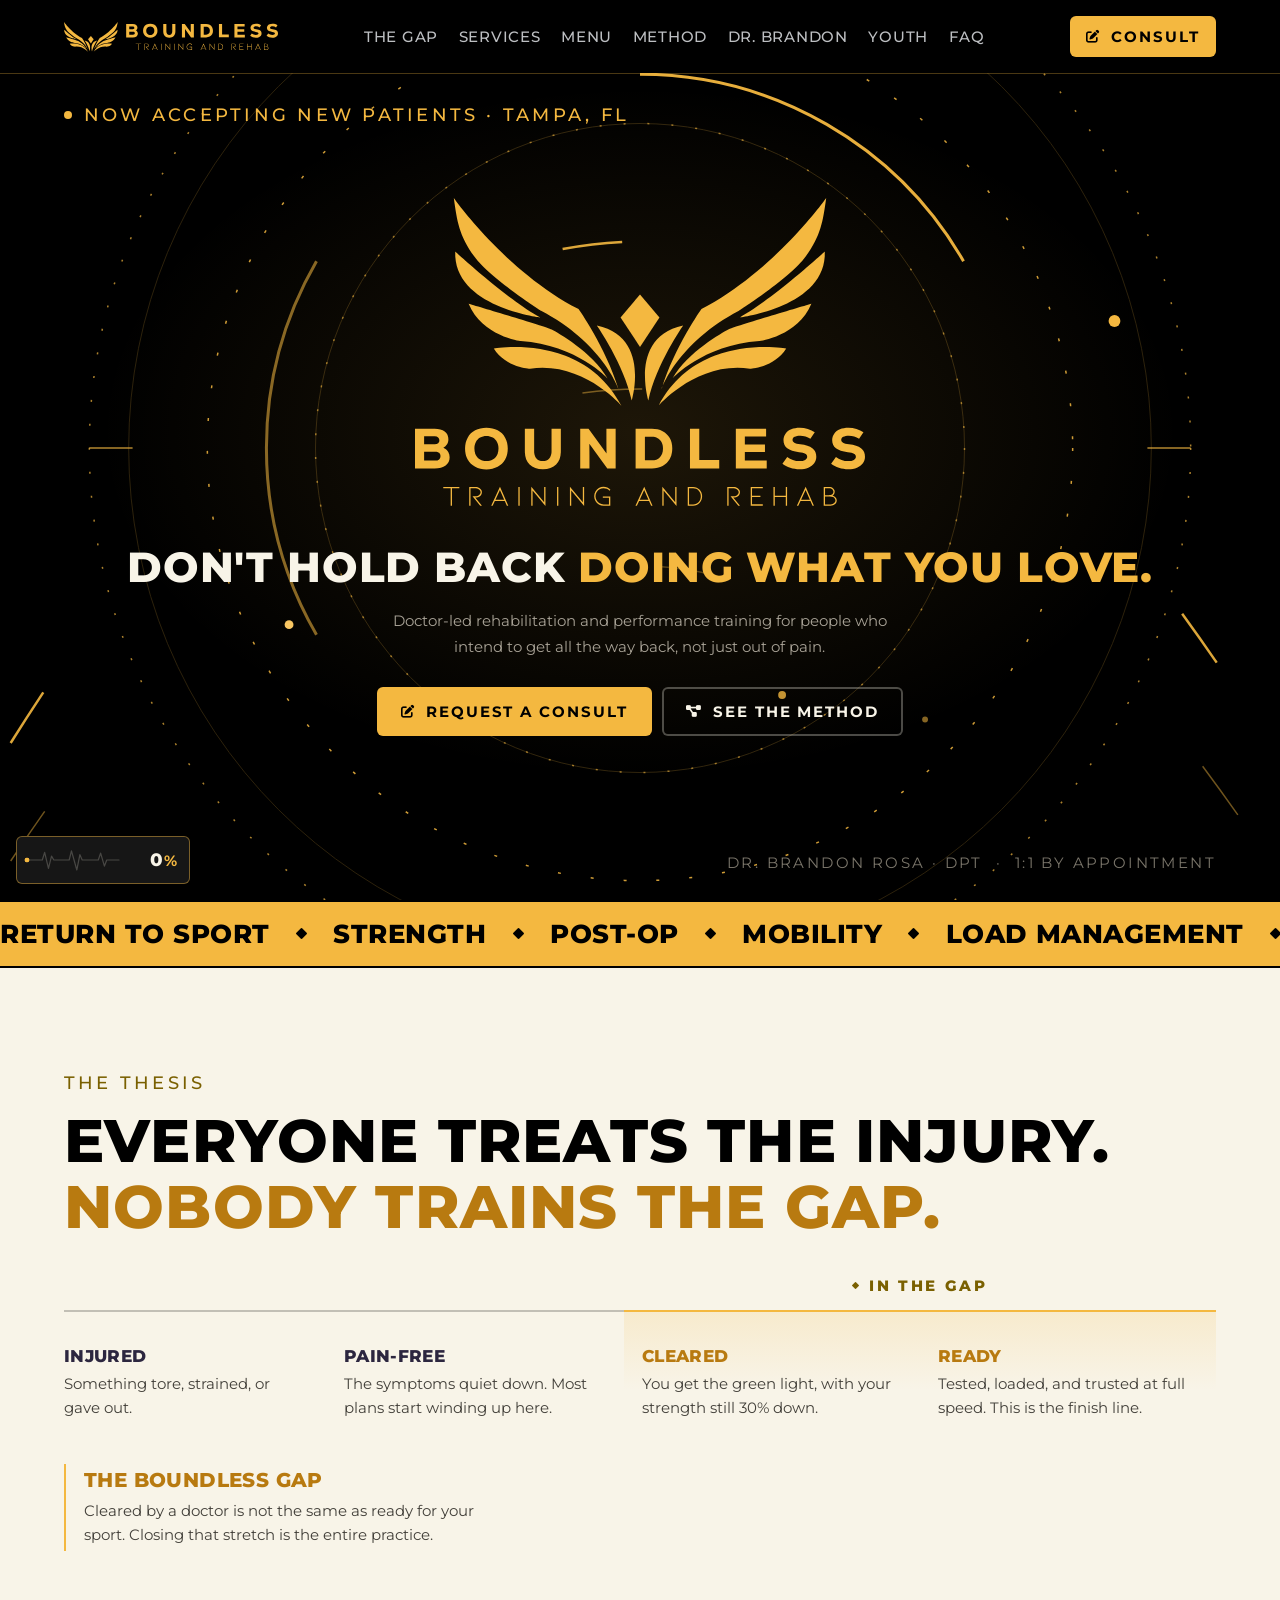
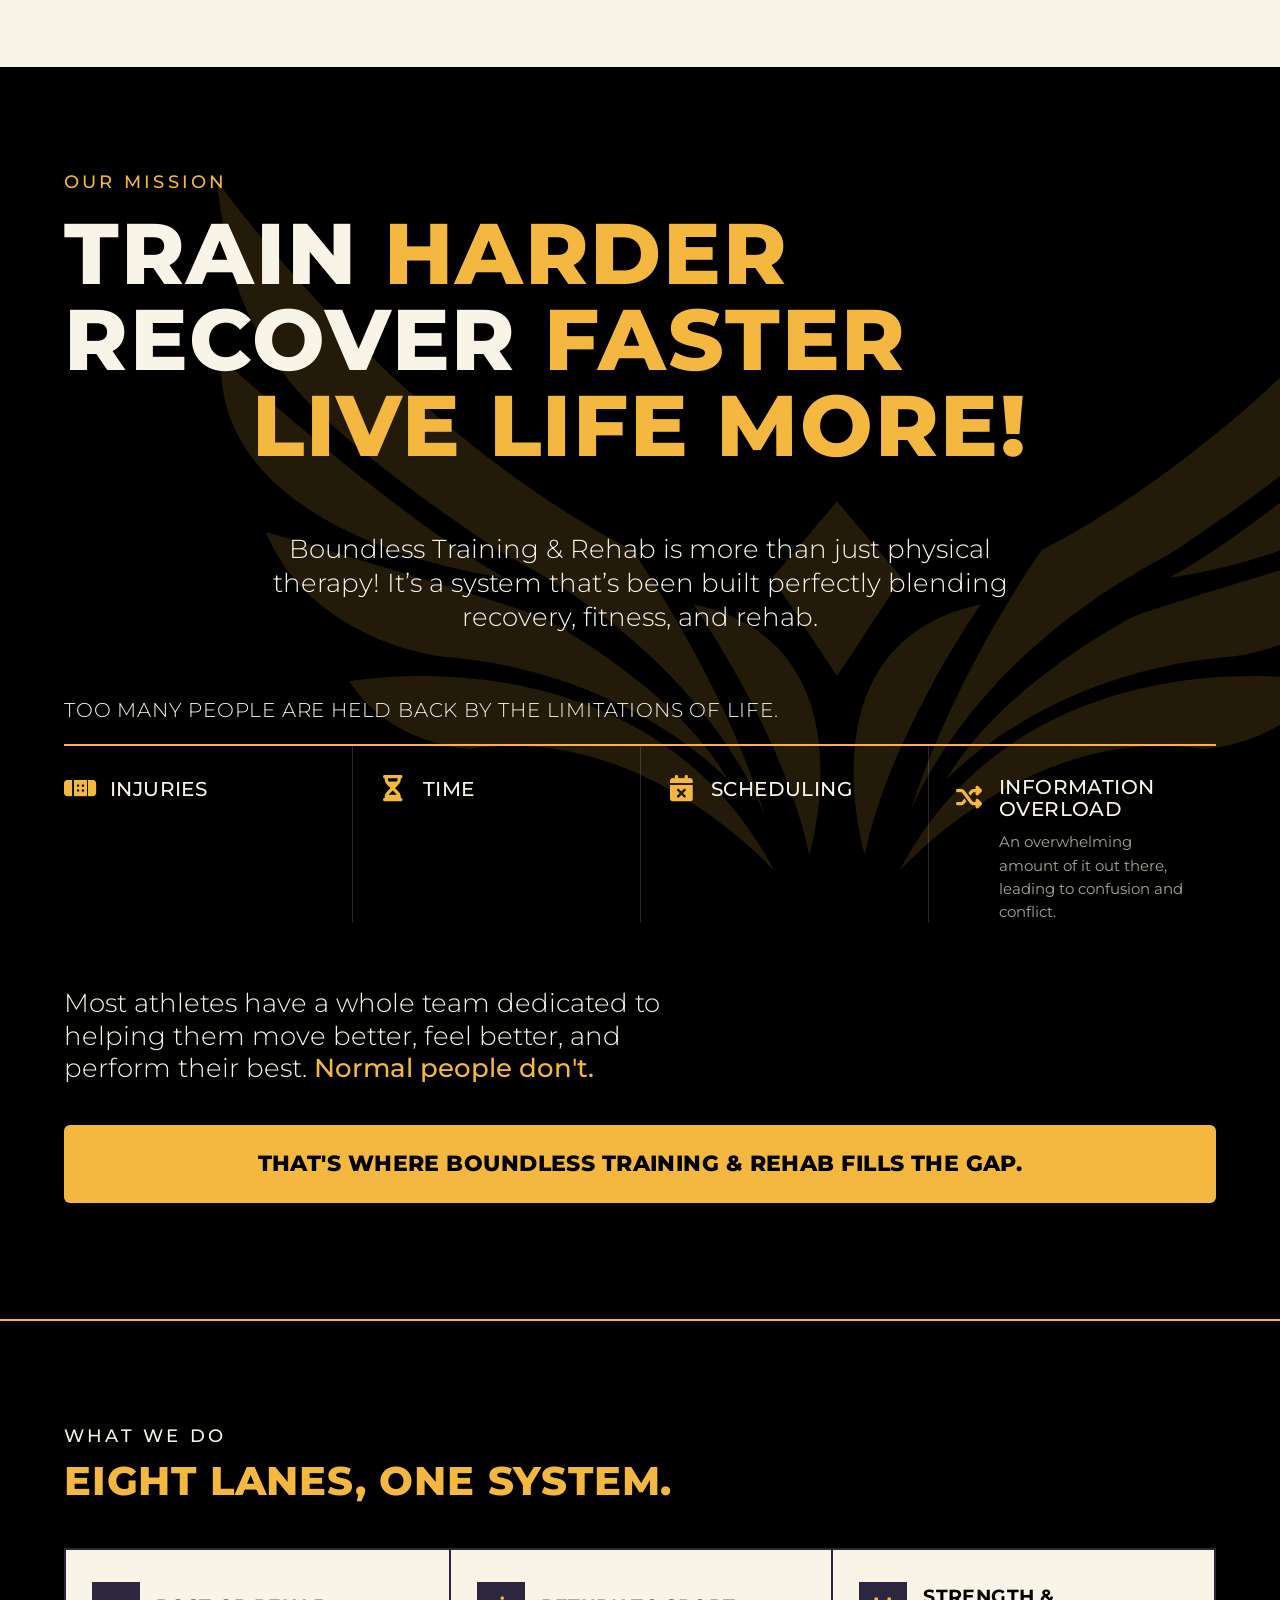
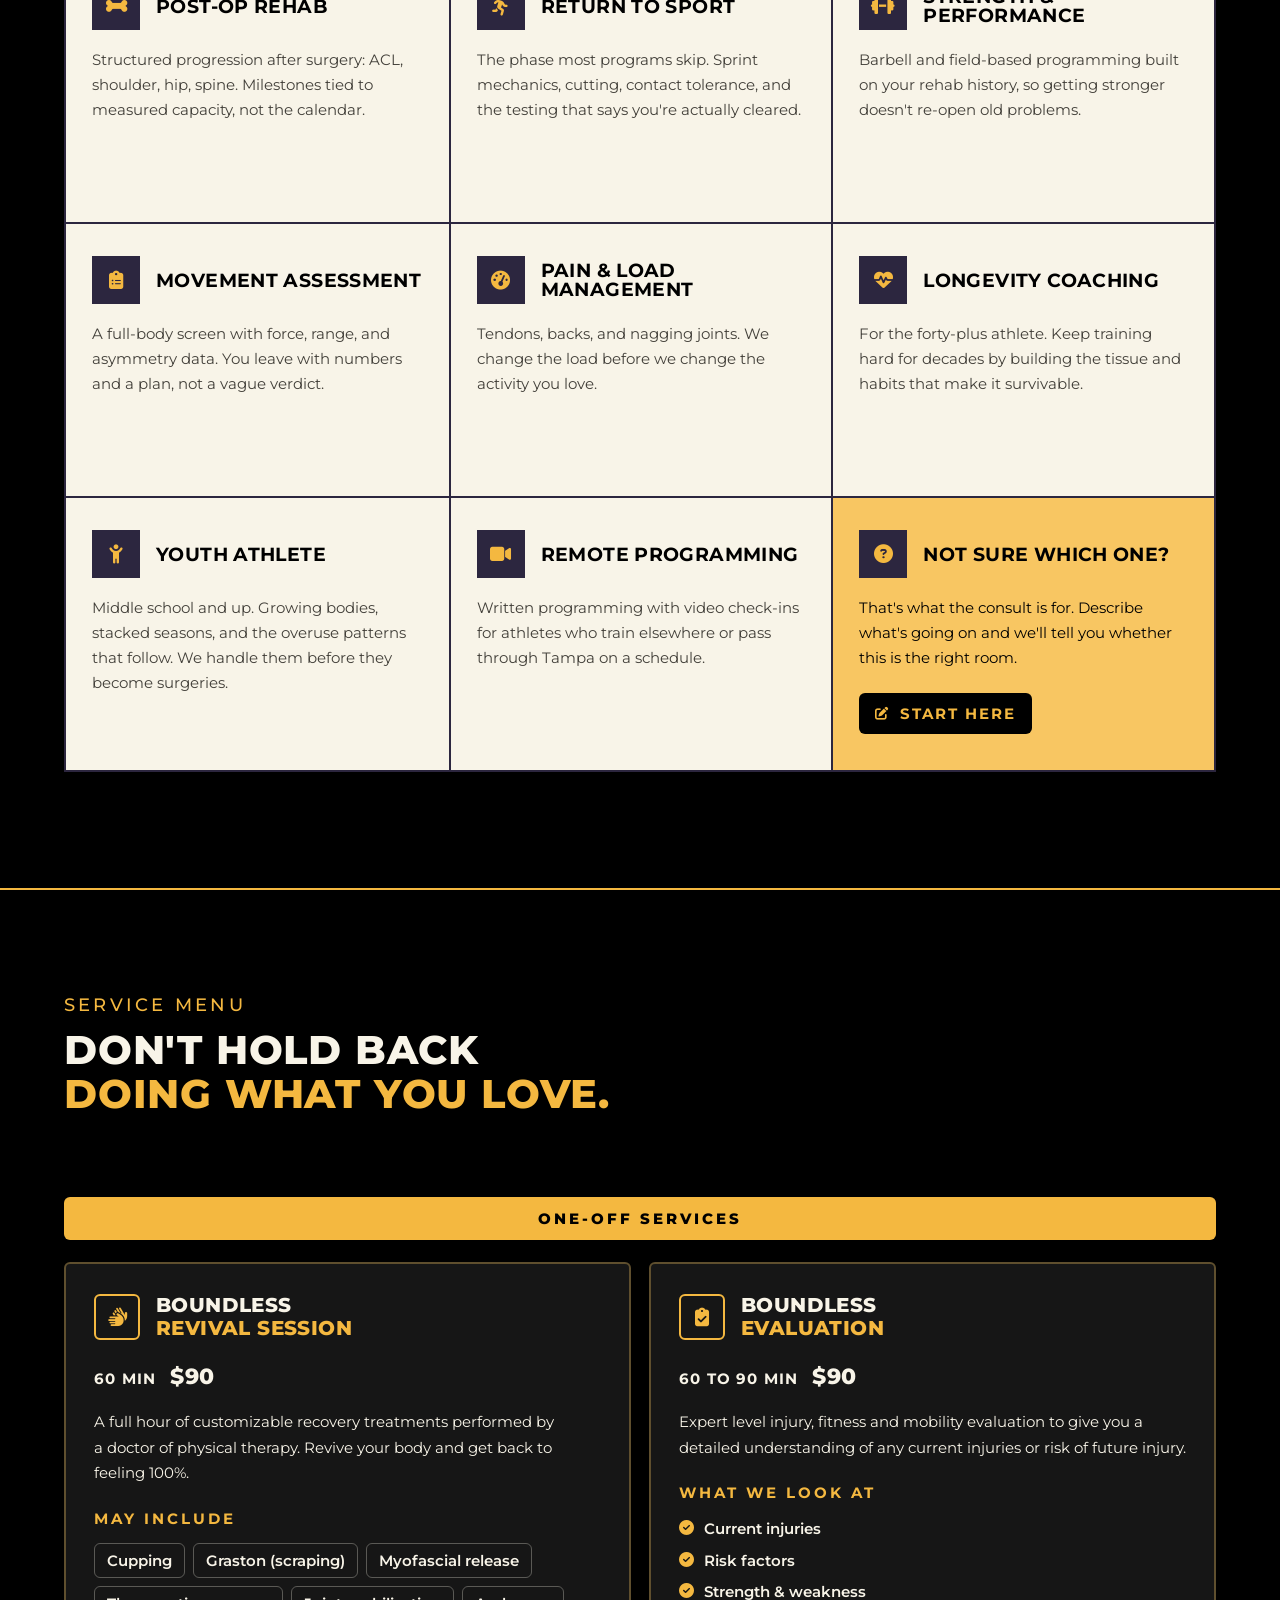
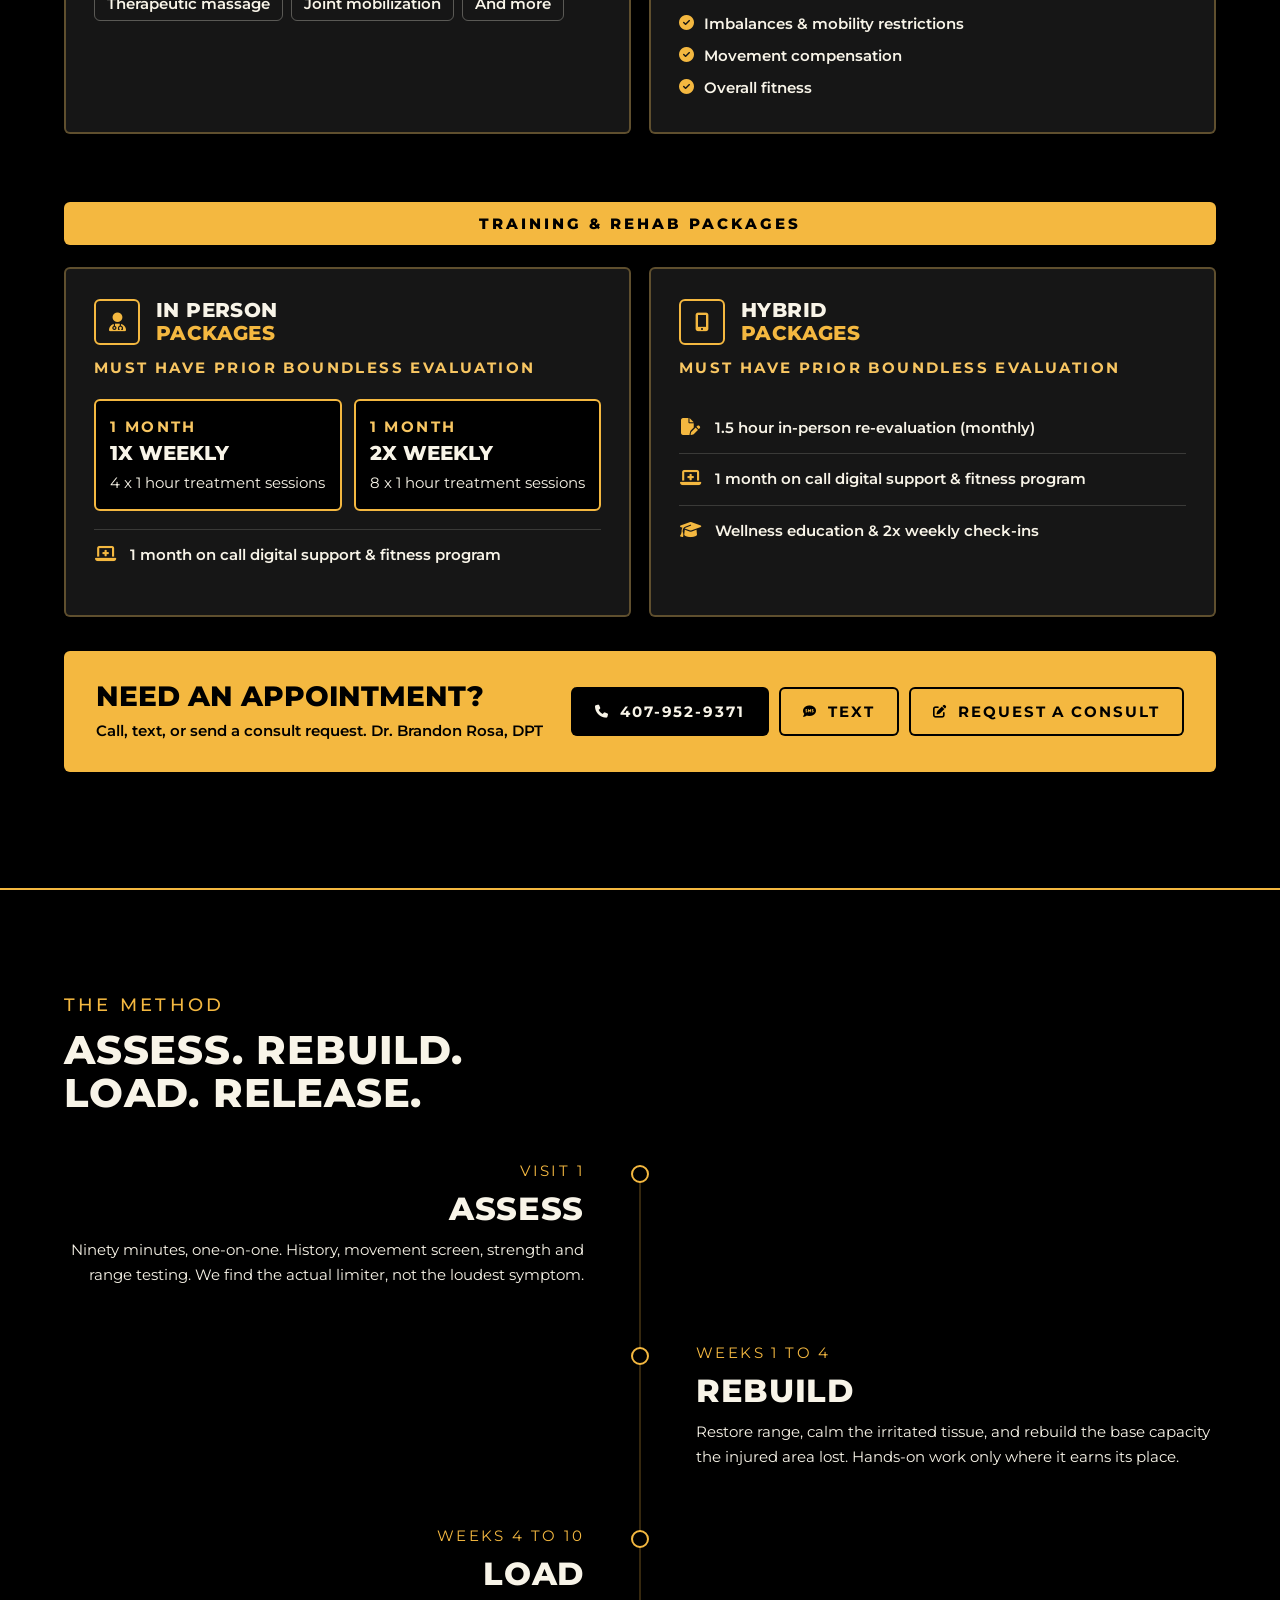
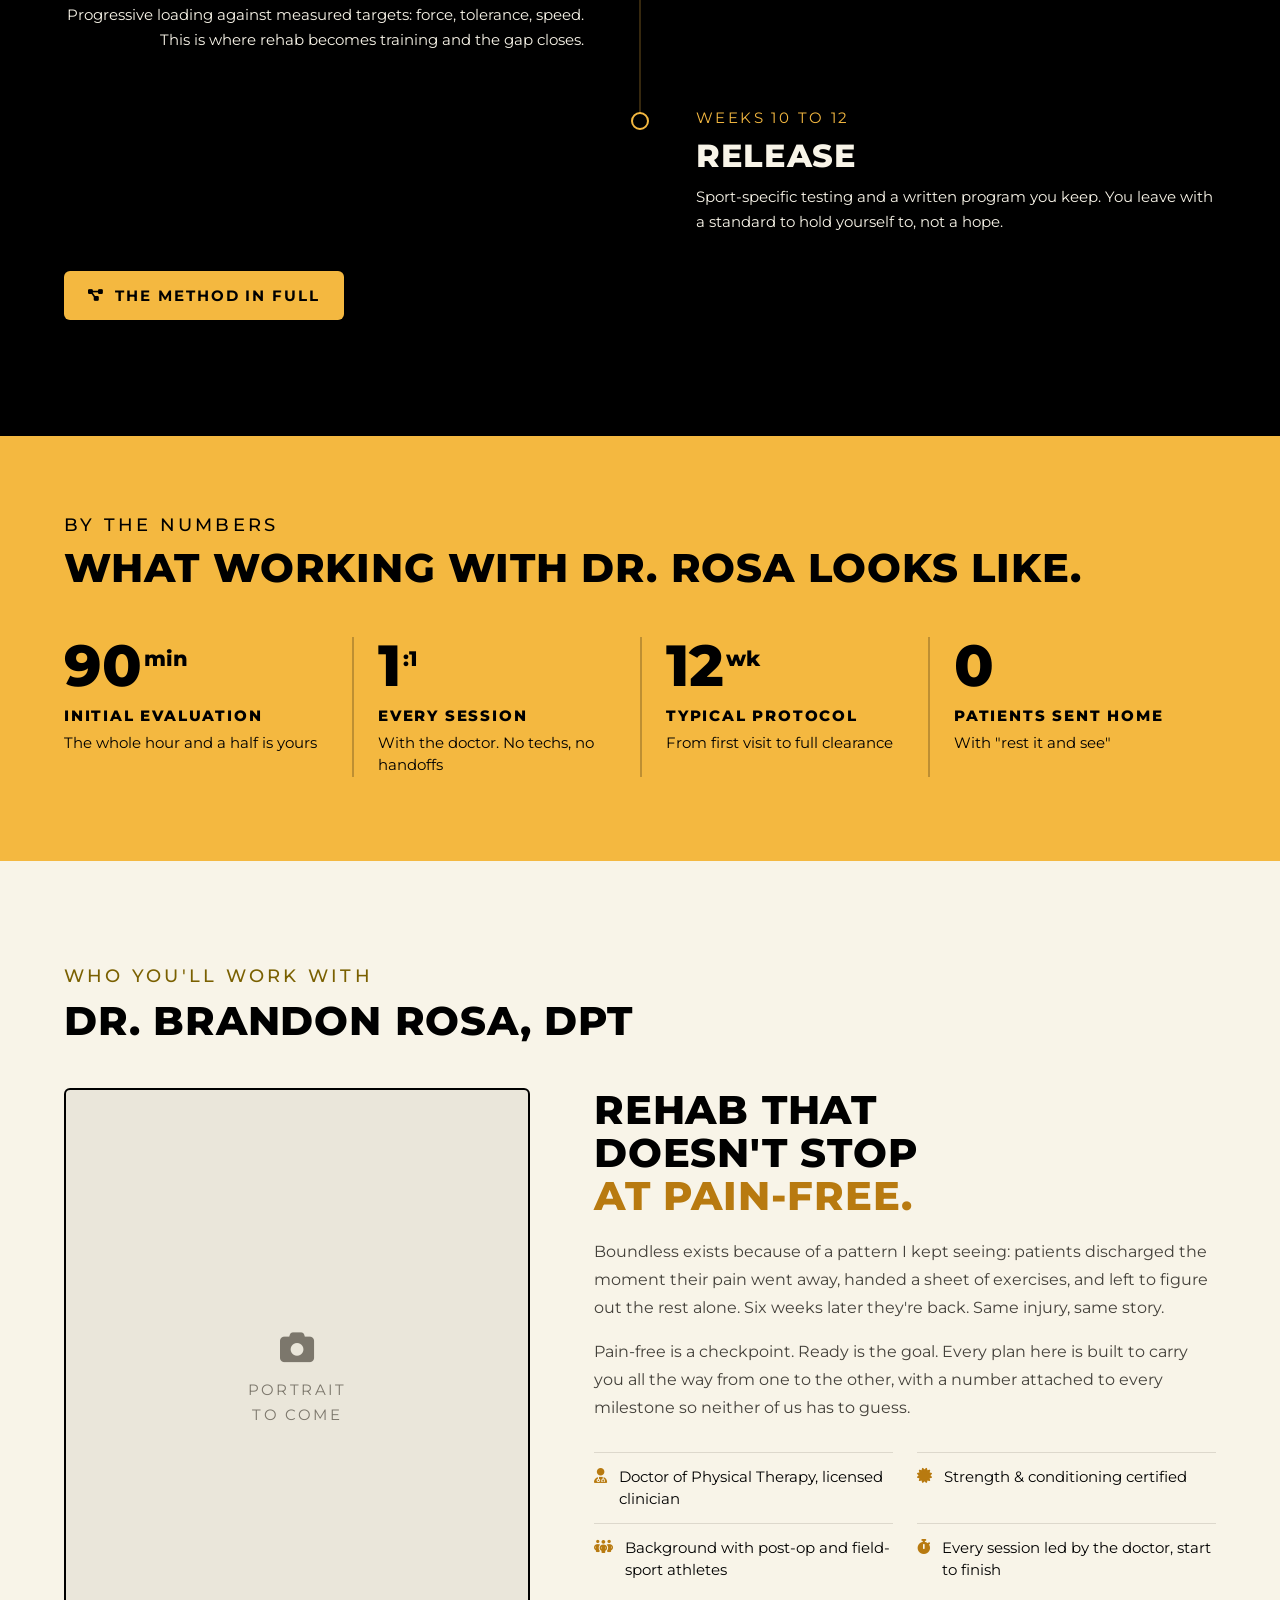
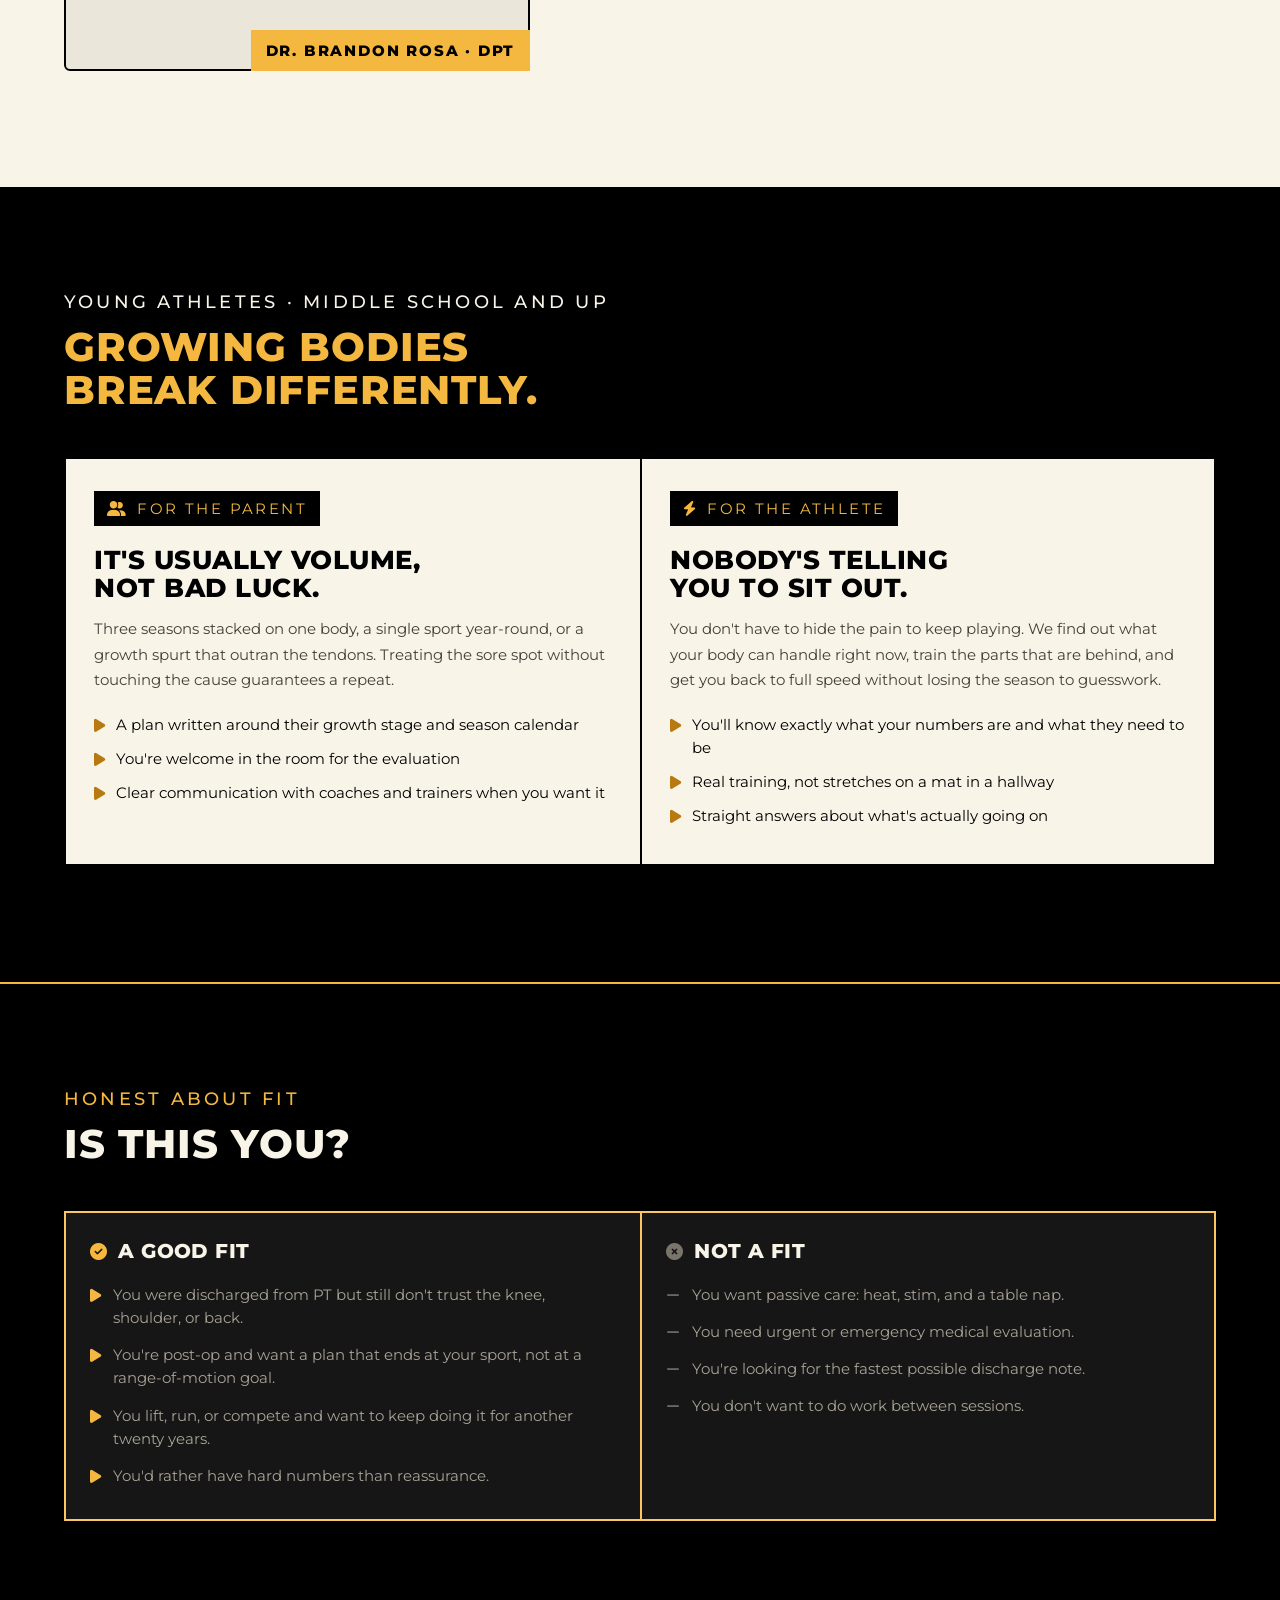
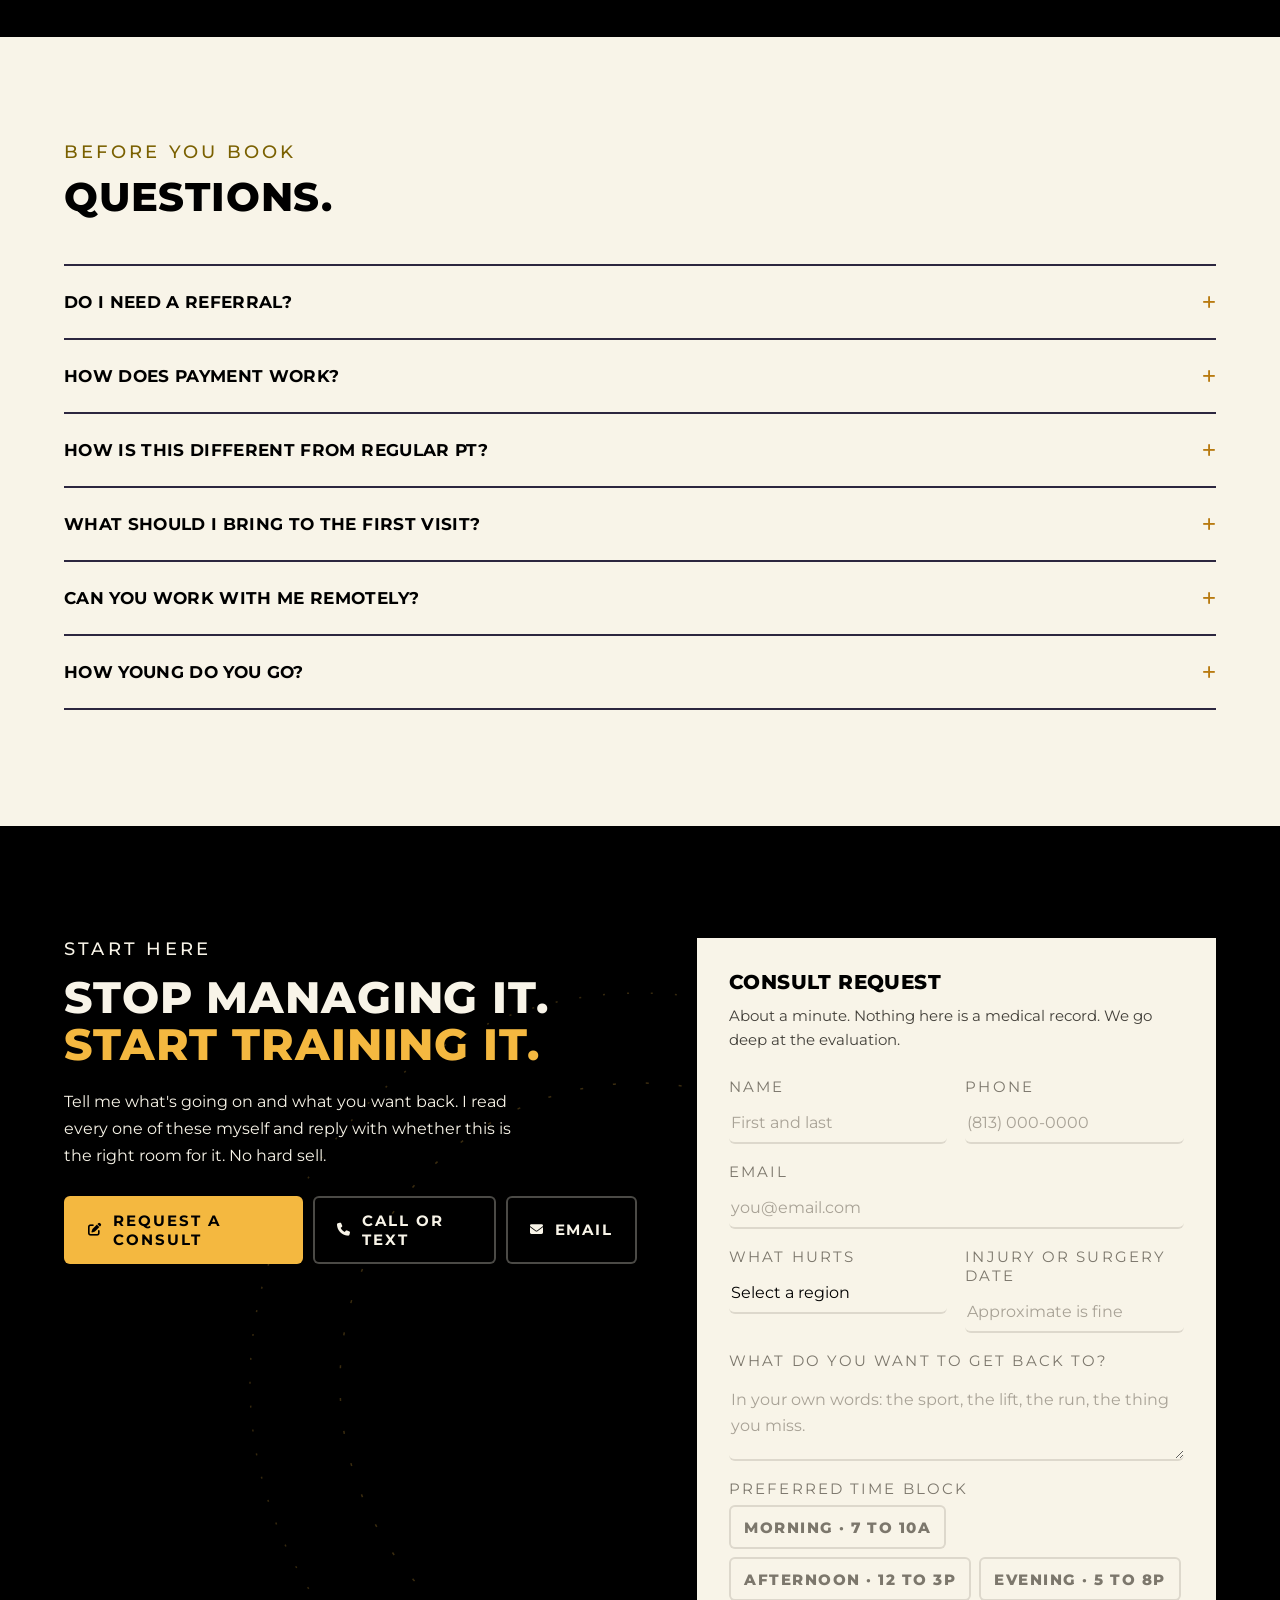
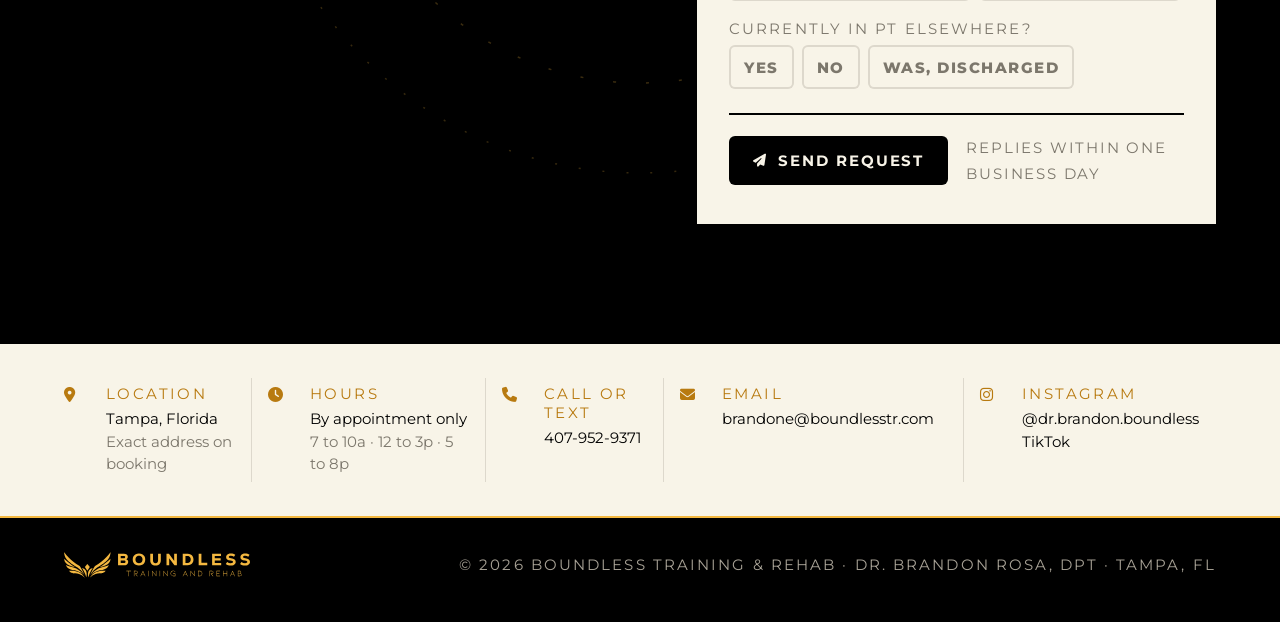
<file: index.html>
<!doctype html>
<html lang="en">
<head>
<meta charset="utf-8">
<meta name="viewport" content="width=device-width,initial-scale=1">
<title>Boundless Training &amp; Rehab | Doctor-led rehab and performance, Tampa</title>
<meta name="description" content="Doctor-led rehabilitation and performance training in Tampa, FL. Dr. Brandon Rosa, DPT. Don't hold back doing what you love.">
<link rel="preconnect" href="https://fonts.googleapis.com">
<link rel="preconnect" href="https://fonts.gstatic.com" crossorigin>
<link href="https://fonts.googleapis.com/css2?family=Montserrat:wght@300;400;500;600;700;800&display=swap" rel="stylesheet">
<link rel="stylesheet" href="https://cdnjs.cloudflare.com/ajax/libs/font-awesome/6.5.2/css/all.min.css">
<link rel="stylesheet" href="boundless.css">
<style>
/* ── hero ── */
.hero{background:var(--night);color:var(--bone);overflow:hidden;display:flex;align-items:center;justify-content:center;padding:110px 0 84px;min-height:100svh}
.hero .vig{position:absolute;inset:0;background:radial-gradient(ellipse 66% 60% at 50% 48%,rgba(244,184,64,.12),transparent 64%);pointer-events:none}
.stage{position:relative;z-index:6;display:flex;flex-direction:column;align-items:center;text-align:center;padding:0 var(--pad)}
.mark{width:min(450px,82vw);opacity:0;animation:reveal 1.4s .2s cubic-bezier(.16,1,.3,1) forwards}
@keyframes reveal{0%{opacity:0;transform:scale(.74)}55%{opacity:1}100%{opacity:1;transform:none}}
.tag{margin-top:26px;font-family:'Montserrat',sans-serif;font-weight:800;font-size:clamp(22px,6.4vw,42px);line-height:1.1;letter-spacing:.02em;text-transform:uppercase;opacity:0;animation:up .9s 1s forwards}
.tag .h{color:var(--bone);-webkit-text-stroke:0}
.sublede{margin:18px auto 0;max-width:540px;font-size:15px;line-height:1.7;color:var(--txtd);opacity:0;animation:up .9s 1.2s forwards}
.hero-cta{margin-top:28px;display:flex;flex-direction:column;gap:10px;width:100%;max-width:320px;opacity:0;animation:up .9s 1.4s forwards}
@keyframes up{from{opacity:0;transform:translateY(20px)}to{opacity:1;transform:none}}
.kicker{position:absolute;top:82px;left:var(--pad);right:var(--pad);z-index:7;color:var(--gold);opacity:0;animation:up .8s .8s forwards}
.kicker .dot{width:8px;height:8px;border-radius:50%;background:var(--gold);animation:beat 1.5s ease-in-out infinite;flex:none}
@keyframes beat{0%,100%{box-shadow:0 0 0 0 var(--glow)}50%{box-shadow:0 0 0 10px var(--glow0)}}
.hero-foot{display:none}

/* ── the gap (light) ── */
.gap{background:var(--snow);color:var(--ink);padding:66px 0 74px;overflow:hidden}
.gap-in{position:relative;z-index:2}
.gap h2{font-size:clamp(26px,6.8vw,60px);margin-top:14px;line-height:1.1;color:var(--night)}
.gap .g{color:var(--dawn)}
.gap .eyebrow{color:var(--goldd)}
.stages{margin-top:44px;display:flex;flex-direction:column;gap:0}
.stg{position:relative;border-top:2px solid var(--lineL);padding:18px 0 22px}
.stg .lb{font-family:'Montserrat',sans-serif;font-weight:800;font-size:17px;text-transform:uppercase;letter-spacing:.02em;margin-top:0;color:var(--horizon)}
.stg.in .lb{color:var(--dawn)}
.stg .nt{font-size:15px;line-height:1.6;color:var(--txt);margin-top:6px;max-width:340px}
.stg.in{border-top-color:var(--gold);background:linear-gradient(180deg,rgba(244,184,64,.16),rgba(244,184,64,0) 72%)}
.stg .tag{margin:0!important;animation:none;opacity:1;position:absolute;top:-28px;left:0;right:auto;font-family:'Montserrat',sans-serif;font-size:15px;letter-spacing:.18em;text-transform:uppercase;color:var(--goldd);display:flex;align-items:center;gap:7px;line-height:1}
.stg.in .lb,.stg.in .nt{padding-right:0}
.gap-cap{margin-top:34px;border-left:2px solid var(--gold);padding:4px 0 4px 18px}
.gap-cap .t{font-family:'Montserrat',sans-serif;font-weight:800;font-size:17px;text-transform:uppercase;letter-spacing:.02em;color:var(--dawn)}
.gap-cap .s{font-size:15px;line-height:1.6;color:var(--txt);margin-top:7px;max-width:420px}

/* ── services ── */
.svc{padding:66px 0 74px;background:var(--night)}
.svc .eyebrow{color:var(--snow)}
.svc h2{color:var(--gold)}
.grid3 .cell{background:var(--snow);border-color:var(--horizon);transition:background .2s,border-color .2s,transform .2s}
.grid3 .cell:hover{background:var(--mist);border-color:var(--gold);box-shadow:inset 0 0 0 2px var(--gold);transform:scale(1.02);position:relative;z-index:2}
.grid3{display:grid;grid-template-columns:1fr;border-top:2px solid var(--horizon)}
.cell{padding:30px 0 34px;border-bottom:2px solid var(--horizon);display:flex;flex-direction:column}
.ic{width:48px;height:48px;display:flex;align-items:center;justify-content:center;background:var(--horizon);color:var(--gold);font-size:19px;flex:none}
.cell h3{font-size:19px;margin:20px 0 10px;line-height:1;font-weight:700}
.cell p{font-size:15px;line-height:1.65;color:var(--txt);flex:1}
.cell.ask{background:var(--mist);color:var(--night);padding:30px 24px 34px}
.cell.ask .ic{background:var(--horizon);color:var(--gold)}
.cell.ask h3{color:var(--night)}
.cell.ask p{color:var(--night)}
.cell.ask .btn{margin-top:22px;align-self:flex-start}

/* ── method ── */
.method{padding:66px 0 74px;background:var(--night);color:var(--bone)}
.phases{display:grid;grid-template-columns:1fr;gap:0}
.ph{padding:26px 0 30px;border-top:2px solid var(--gold)}
.ph:first-child{border-top:none;padding-top:0}
.ph .tm{font-family:'Montserrat',sans-serif;font-size:15px;letter-spacing:.16em;text-transform:uppercase;color:var(--gold)}
.ph h3{font-size:20px;margin:12px 0 10px}
.ph p{font-size:15px;line-height:1.7;color:var(--snow)}
.method .after{margin-top:36px}

/* ── stats ── */
.stats{background:var(--gold);color:var(--night);padding:52px 0 56px}
.stats-g{display:grid;grid-template-columns:1fr 1fr;gap:30px 22px}
.stat .v{font-family:'Montserrat',sans-serif;font-weight:800;font-size:clamp(34px,10vw,58px);line-height:1;letter-spacing:0}
.stat .v sup{font-size:max(15px,.36em);vertical-align:super;margin-left:2px}
.stat .k{margin-top:10px;font-size:15px;line-height:1.5;color:var(--night)}

/* ── doctor ── */
.doc{padding:66px 0 74px;background:var(--snow)}
.doc .eyebrow{color:var(--goldd)}
.doc h2{color:var(--night)}
.doc .g{color:var(--dawn)}
.portrait{position:relative;border:2px solid var(--ink);aspect-ratio:4/5;background:var(--sand);display:flex;flex-direction:column;align-items:center;justify-content:center;gap:12px;color:var(--mut);text-align:center;padding:24px}
.portrait i{font-size:34px}
.portrait span{font-family:'Montserrat',sans-serif;font-size:15px;letter-spacing:.16em;text-transform:uppercase;line-height:1.7}
.portrait .badge{position:absolute;right:-2px;bottom:-2px;background:var(--gold);color:var(--ink);padding:11px 15px;font-family:'Montserrat',sans-serif;font-weight:800;font-size:15px;letter-spacing:.12em;text-transform:uppercase}
.doc .body{margin-top:34px}
.doc .body h2{font-size:clamp(24px,6.4vw,40px);margin-bottom:20px}
.doc .body p{font-size:16px;line-height:1.75;color:var(--txt)}
.doc .body p+p{margin-top:16px}
.creds{margin-top:30px;display:grid;gap:12px}
.cred{display:flex;gap:12px;align-items:flex-start;font-size:15px;line-height:1.5;padding-top:13px;border-top:1px solid var(--chalk)}
.cred i{color:var(--dawn);font-size:15px;margin-top:2px;flex:none}

/* ── youth ── */
.youth{padding:66px 0 74px;background:var(--night)}
.youth .eyebrow{color:var(--snow)}
.youth h2{color:var(--gold)}
.y-g{display:grid;grid-template-columns:1fr;border-top:2px solid var(--night)}
.yc{padding:30px 0 34px;border-bottom:2px solid var(--night);background:var(--snow)}
.yc .who{display:inline-flex;align-items:center;gap:9px;background:var(--night);color:var(--gold);padding:8px 13px;font-family:'Montserrat',sans-serif;font-size:15px;letter-spacing:.16em;text-transform:uppercase}
.yc h3{font-size:clamp(20px,5.4vw,26px);margin:20px 0 14px;color:var(--night)}
.yc p{font-size:15px;line-height:1.7;color:var(--txt)}
.pts{margin:20px 0 0;padding:0;list-style:none;display:grid;gap:11px}
.pts li{display:flex;gap:11px;font-size:15px;line-height:1.55}
.pts i{color:var(--goldd);font-size:15px;margin-top:5px;flex:none}

/* ── fit ── */
.yc .pts i{color:var(--dawn)}
.fit{padding:66px 0 74px;background:var(--night);color:var(--bone)}
.fit-g{display:grid;grid-template-columns:1fr;border-top:2px solid var(--mist)}
.col{padding:28px 0 32px;border-bottom:1px solid var(--lineD2)}
.col h3{font-size:20px;margin-bottom:20px;display:flex;align-items:center;gap:11px}
.col h3 i{font-size:17px}
.col.yes h3 i{color:var(--gold)}.col.no h3 i{color:var(--mutd)}
.col ul{list-style:none;margin:0;padding:0;display:grid;gap:14px}
.col li{display:flex;gap:12px;font-size:15px;line-height:1.55;color:var(--txtd)}
.col li i{font-size:15px;margin-top:5px;flex:none}
.col.yes li i{color:var(--gold)}.col.no li i{color:#6B6660}

/* ── faq (details) ── */
.faq{padding:66px 0 74px;background:var(--snow)}
.faq .eyebrow{color:var(--goldd)}
.faq h2{color:var(--night)}
.qa{border-top:2px solid var(--horizon)}
.qa:last-of-type{border-bottom:2px solid var(--horizon)}
.qa summary{list-style:none;cursor:pointer;display:flex;gap:16px;align-items:center;justify-content:space-between;padding:22px 0;font-family:'Montserrat',sans-serif;font-weight:700;font-size:15px;text-transform:uppercase;letter-spacing:.02em}
.qa summary::-webkit-details-marker{display:none}
.qa summary span{color:var(--night)}
.qa summary i{color:var(--dawn);font-size:15px;transition:transform .3s;flex:none}
.qa[open] summary i{transform:rotate(45deg)}
.qa p{padding:0 0 24px;font-size:15px;line-height:1.75;color:var(--txt);max-width:760px}

/* ── book + intake ── */
.book{background:var(--night);color:var(--bone);padding:70px 0 78px;overflow:hidden}
.book .bfield{opacity:.4;width:min(900px,150vw)}
.book-in{position:relative;z-index:2}
.book h2{font-size:clamp(26px,7vw,52px);margin-top:14px;color:var(--bone)}
.book .g{color:var(--gold)}
.book .eyebrow{color:var(--snow)}
.book .lede{margin-top:20px;font-size:16px;line-height:1.7;color:var(--snow);max-width:460px}
.book .cta2{margin-top:26px;display:flex;flex-direction:column;gap:10px;max-width:320px}
.form-card{background:var(--bone);color:var(--ink);padding:26px 22px 30px;margin-top:44px}
.form-card h3{font-size:20px}
.form-card .fnote{font-size:15px;line-height:1.65;color:var(--txt);margin:10px 0 24px}
.frow{display:grid;gap:0}
.fld{display:flex;flex-direction:column;gap:7px;margin-bottom:18px}
.fld label{font-family:'Montserrat',sans-serif;font-size:15px;letter-spacing:.14em;text-transform:uppercase;color:var(--mut)}
.fld input,.fld select,.fld textarea{font-family:'Montserrat',sans-serif;font-size:16px;color:var(--ink);background:transparent;border:none;border-bottom:2px solid var(--chalk);padding:10px 2px;outline:none;transition:border-color .25s;border-radius:0;-webkit-appearance:none;appearance:none}
.fld textarea{resize:vertical;min-height:84px;line-height:1.6}
.fld input:focus,.fld select:focus,.fld textarea:focus{border-color:var(--gold)}
.fld input:user-invalid{border-color:var(--night)}
.fld input::placeholder,.fld textarea::placeholder{color:var(--txtd)}
.pills{display:flex;gap:8px;flex-wrap:wrap}
.pills input{position:absolute;width:1px;height:1px;opacity:0;pointer-events:none}
.pills label{display:inline-flex;align-items:center;min-height:44px;padding:10px 15px;box-shadow:inset 0 0 0 2px var(--chalk);cursor:pointer;font-family:'Montserrat',sans-serif;font-weight:800;font-size:15px;letter-spacing:.1em;text-transform:uppercase;color:var(--mut);transition:.22s}
.pills input:focus-visible+label{box-shadow:inset 0 0 0 2px var(--ink)}
.pills label:hover{box-shadow:inset 0 0 0 2px var(--ink);color:var(--ink)}
.pills input:checked+label{background:var(--ink);color:var(--gold);box-shadow:inset 0 0 0 2px var(--ink)}
.fsub{display:flex;flex-direction:column;gap:14px;margin-top:24px;padding-top:20px;border-top:2px solid var(--ink)}
.fsub .fine{font-family:'Montserrat',sans-serif;font-size:15px;letter-spacing:.12em;text-transform:uppercase;color:var(--mut);line-height:1.7}

@media(min-width:700px){
  .hero-cta{flex-direction:row;max-width:none;justify-content:center}
  .hero .mark{width:min(520px,66vw)}
  .grid3{grid-template-columns:1fr 1fr;border:2px solid var(--horizon);border-bottom:none}
  .cell{padding:32px 26px 36px;border-left:2px solid var(--horizon)}
  .cell:nth-child(2n+1){border-left:none}
  .cell.ask{padding:32px 26px 36px}
  .phases{grid-template-columns:1fr 1fr;gap:0 30px}
  .ph:nth-child(2){padding-top:0;border-top:none}
  .stats-g{grid-template-columns:repeat(4,1fr);gap:0}
  .stat{padding:0 24px;border-left:2px solid var(--lineL)}
  .stat:first-child{border-left:none;padding-left:0}
  .doc-g{display:grid;grid-template-columns:.8fr 1fr;gap:44px;align-items:start}
  .doc .body{margin-top:0}
  .creds{grid-template-columns:1fr 1fr;gap:12px 24px}
  .y-g{grid-template-columns:1fr 1fr;border:2px solid var(--night)}
  .yc{padding:32px 28px 36px;border-bottom:none}
  .yc+.yc{border-left:2px solid var(--night)}
  .fit-g{grid-template-columns:1fr 1fr;border:2px solid var(--mist)}
  .col{padding:32px 28px 36px;border-bottom:none}
  .col+.col{border-left:2px solid var(--mist)}
  .qa summary{font-size:17px;padding:26px 0}
  .frow{grid-template-columns:1fr 1fr;gap:0 18px}
  .form-card{padding:34px 32px 38px}
  .fsub{flex-direction:row;align-items:center;gap:18px}
  .fsub .fine{max-width:210px}
  .book .cta2{flex-direction:row;max-width:none}
}
@media(min-width:1040px){
  .hero{padding:130px 0 96px}
  .tag{margin-top:34px}
  .kicker{top:104px;display:flex;gap:12px;align-items:center}
  .hero-foot{display:flex;position:absolute;bottom:28px;left:var(--pad);right:var(--pad);justify-content:space-between;align-items:flex-end;color:var(--mutd);z-index:7;font-family:'Montserrat',sans-serif;font-size:15px;letter-spacing:.16em;text-transform:uppercase;opacity:0;animation:up .8s 1.6s forwards}
  .scrollcue{display:flex;gap:10px;align-items:center}
  .scrollcue i{display:block;width:1px;height:28px;background:var(--gold);animation:cue 1.9s ease-in-out infinite;transform-origin:top}
  @keyframes cue{0%,100%{transform:scaleY(.25);opacity:.3}50%{transform:scaleY(1);opacity:1}}
  .gap{padding:104px 0 116px}
  .stages{margin-top:70px;flex-direction:row;gap:0}
  .stg{flex:1;padding:20px 22px 26px 0}
  .stg.in{padding-left:18px;padding-right:18px}
  .stg .tag{margin:0!important;top:-34px;left:0;right:auto;transform:translateX(-50%);white-space:nowrap}
  .stg.in .lb,.stg.in .nt{padding-right:0}
  .stg .nt{max-width:none}
  .zone span{top:-30px;right:auto;left:12px}
  .stages::before{left:0;right:0;top:0;bottom:auto;width:auto;height:3px}
  .stages .fill{left:0;top:0;height:3px;width:100%}
  @supports (animation-timeline:view()){.stages .fill{width:0;height:3px;animation-name:fillRight}}
  @keyframes fillRight{to{width:100%}}
  .stg{padding:34px 20px 0 0}
  .stg::before{left:0;top:-5px}
  .stg.hot::after{content:"";position:absolute;left:0;right:-24px;top:-1.5px;height:3px;background:var(--gold);opacity:.4}
  .gap-cap{margin-top:44px;max-width:520px}
  .gap-cap .t{font-size:20px}
  .svc,.method,.doc,.youth,.fit,.faq{padding:104px 0 116px}
  .book{padding:112px 0 120px}
  .stats{padding:78px 0 84px}
  .grid3{grid-template-columns:repeat(3,1fr)}
  .cell{min-height:274px;border-left:2px solid var(--horizon);transition:background .35s,color .35s,border-color .35s}
  .cell:nth-child(2n+1){border-left:2px solid var(--horizon)}
  .cell:nth-child(3n+1){border-left:none}
  .cell:not(.ask):hover{background:var(--mist);color:var(--ink)}
  .cell:not(.ask):hover p{color:var(--txt)}
  .cell:not(.ask):hover .ic{background:var(--horizon);color:var(--gold)}
  .phases{grid-template-columns:repeat(4,1fr);gap:0}
  .ph{padding:26px 24px 0 0;border-top:2px solid var(--gold)}
  .ph+.ph{padding-left:24px;border-left:1px solid var(--lineD2)}
  .ph:nth-child(2){padding-top:26px;border-top:2px solid var(--gold)}
  .doc-g{grid-template-columns:.75fr 1fr;gap:64px}
  .book-in{display:grid;grid-template-columns:1.05fr .95fr;gap:60px;align-items:start}
  .form-card{margin-top:0}
}

/* ── mission ── */
.mis{padding:66px 0 74px;background:var(--night);color:var(--bone)}
.mis .shead h2{color:var(--bone)}
.mis-g{display:grid;gap:26px}
.mis-lead{font-family:'Montserrat',sans-serif;font-weight:700;font-size:clamp(18px,4.6vw,26px);line-height:1.35;color:var(--gold2);max-width:22ch}
.mis-body p{font-size:16px;line-height:1.8;color:var(--bone);max-width:62ch}
.mis-body p+p{margin-top:18px}

/* ── service menu ── */
.mn{padding:66px 0 74px;background:var(--night);color:var(--bone)}
.mn-bar{background:var(--gold);color:var(--night);font-family:'Montserrat',sans-serif;font-weight:800;font-size:15px;letter-spacing:.2em;text-transform:uppercase;text-align:center;padding:12px 16px;margin:68px 0 22px}
.mn-bar:first-of-type{margin-top:0}
.mn-two{display:grid;gap:18px}
.mc{background:#161616;border:2px solid var(--gold2);padding:26px 22px 28px;display:flex;flex-direction:column}
.mc-ic{width:46px;height:46px;display:flex;align-items:center;justify-content:center;border:2px solid var(--gold);color:var(--gold);font-size:19px;margin-bottom:18px;flex:none}
.mc h3{font-size:20px;line-height:1.15;color:var(--bone)}
.mc h3 .g{display:block;color:var(--gold)}
.mc-meta{display:flex;align-items:baseline;gap:14px;margin:12px 0 14px;font-family:'Montserrat',sans-serif;font-weight:700;font-size:15px;letter-spacing:.08em;text-transform:uppercase;color:var(--gold2)}
.mc-meta b{font-size:22px;letter-spacing:.02em;color:var(--bone);font-weight:800}
.mc p{font-size:15px;line-height:1.7;color:var(--bone)}
.mc-sub{font-family:'Montserrat',sans-serif;font-weight:700;font-size:15px!important;letter-spacing:.2em;text-transform:uppercase;color:var(--gold)!important;margin-top:20px}
.mc-req{font-family:'Montserrat',sans-serif;font-weight:700;font-size:15px!important;letter-spacing:.16em;text-transform:uppercase;color:var(--gold2)!important;margin:10px 0 18px}
.chips{list-style:none;margin:12px 0 0;padding:0;display:flex;flex-wrap:wrap;gap:8px}
.chips li{border:1.5px solid var(--lineD);padding:7px 12px;font-size:15px;font-weight:600;color:var(--bone)}
.tick{list-style:none;margin:12px 0 0;padding:0;display:grid;gap:10px}
.tick li{display:flex;gap:10px;font-size:15px;line-height:1.45;font-weight:600;color:var(--bone)}
.tick i{color:var(--gold);margin-top:2px;flex:none}
.plans{display:grid;grid-template-columns:1fr 1fr;gap:12px}
.plan{background:var(--night);border:2px solid var(--gold);padding:16px 14px}
.pl-t{font-weight:700;font-size:15px;letter-spacing:.16em;text-transform:uppercase;color:var(--gold2)}
.pl-h{font-family:'Montserrat',sans-serif;font-weight:800;font-size:20px;line-height:1.1;text-transform:uppercase;color:var(--bone);margin:6px 0 8px}
.pl-n{font-size:15px;line-height:1.45;color:var(--bone)}
.inc{list-style:none;margin:18px 0 0;padding:0;display:grid;gap:0}
.inc li{display:flex;gap:14px;align-items:flex-start;font-size:15px;line-height:1.5;font-weight:600;color:var(--bone);padding:14px 0;border-top:1px solid var(--lineD2)}
.inc li:first-child{border-top:none;padding-top:0}
.inc i{color:var(--gold);font-size:17px;width:22px;text-align:center;margin-top:1px;flex:none}
.plans+.inc li:first-child{border-top:1px solid var(--lineD2);padding-top:14px}
.mn-cta{margin-top:34px;background:var(--gold);color:var(--night);padding:26px 22px;display:grid;gap:18px}
.mn-cta .a{font-family:'Montserrat',sans-serif;font-weight:800;font-size:clamp(20px,5.4vw,28px);text-transform:uppercase;line-height:1.1}
.mn-cta .b{margin-top:8px;font-size:15px;line-height:1.5;font-weight:600}
.mn-cta-b{display:flex;flex-wrap:wrap;gap:10px}
.mn-cta .btn.o{color:var(--night);box-shadow:inset 0 0 0 2px var(--night)}
.mn-cta .btn.o:hover{background:var(--night);color:var(--gold)}
.mn-cta .btn:hover{background:var(--night);color:var(--gold)}
/* round 6 tweaks: titles beside icons, card colors, doctor headline, fit cards */
.cell{display:grid;grid-template-columns:48px 1fr;column-gap:16px;align-content:start;align-items:center}
.cell h3{margin:0}
.cell p,.cell .btn{grid-column:1/-1}
.cell p{margin-top:18px}
.cell.ask .btn{margin-top:22px;justify-self:start}
.mc{display:grid;grid-template-columns:46px 1fr;column-gap:16px;align-content:start;align-items:center}
.mc-ic{margin-bottom:0}
.mc h3{margin:0}
.mc>*:not(.mc-ic):not(h3){grid-column:1/-1}
.mc>.mc-meta{margin-top:18px}
.doc h2 .h{color:var(--night);-webkit-text-stroke:0}
.col{background:#161616;padding:28px 24px 32px}
/* round 7: mission statement, method timeline, stats heading */
.mis{position:relative;overflow:hidden;padding:84px 0 96px}
.mis::before{content:"";position:absolute;right:-14%;top:50%;width:min(940px,130vw);aspect-ratio:504.89/345.38;transform:translateY(-50%);background:url(assets/boundless-tr_logo-wings.svg) center/contain no-repeat;opacity:.06;pointer-events:none}
.mis .wrap{position:relative}
.mis-h{font-size:clamp(38px,10.6vw,116px);line-height:.98;margin:18px 0 0;color:var(--bone);text-wrap:balance}
.mis-h .g{color:var(--gold)}
.mis-lead{margin:26px 0 0;max-width:32ch;font-family:'Montserrat',sans-serif;font-weight:700;font-size:clamp(20px,3.2vw,32px);line-height:1.3;color:var(--gold2)}
.mis-kick{margin:64px 0 0;font-family:'Montserrat',sans-serif;font-weight:800;font-size:clamp(18px,2.2vw,24px);text-transform:uppercase;letter-spacing:.04em;color:var(--bone)}
.mis-cells{display:grid;grid-template-columns:1fr 1fr;margin-top:22px;border-top:2px solid var(--gold)}
.mis-c{padding:26px 18px 28px 0;border-bottom:1px solid var(--lineD2)}
.mis-c i{display:block;color:var(--gold);font-size:28px}
.mis-c b{display:block;margin-top:14px;font-family:'Montserrat',sans-serif;font-weight:800;font-size:clamp(18px,2.4vw,24px);text-transform:uppercase;letter-spacing:.02em;line-height:1.1;color:var(--bone)}
.mis-c span{display:block;margin-top:10px;font-size:15px;line-height:1.55;color:var(--txtd)}
.mis-team{margin-top:64px}
.mis-team p{max-width:30ch;font-weight:600;font-size:clamp(22px,3.4vw,42px);line-height:1.25;color:var(--bone)}
.mis-team .g{color:var(--gold)}
.mis-close{margin-top:40px;background:var(--gold);color:var(--night);padding:26px 28px;border-radius:6px;font-family:'Montserrat',sans-serif;font-weight:800;font-size:clamp(18px,2.6vw,28px);text-transform:uppercase;letter-spacing:.02em;line-height:1.2}
@media(min-width:1040px){
  .mis{padding:128px 0 140px}
  .mis-cells{grid-template-columns:repeat(4,1fr)}
  .mis-c{border-bottom:none;padding:30px 24px 0 24px;border-left:1px solid var(--lineD2)}
  .mis-c:first-child{border-left:none;padding-left:0}
}
.method .phases{display:block;position:relative;padding-left:40px}
.method .phases::before{content:"";position:absolute;left:8px;top:11px;height:var(--rh,0px);width:2px;background:rgba(244,184,64,.22)}
.method .phases::after{content:"";position:absolute;left:8px;top:11px;width:2px;height:calc(var(--rh,0px)*var(--p,0));background:var(--gold)}
.method .ph{position:relative;border:0!important;padding:0 0 46px!important}
.method .ph:last-child{padding-bottom:0!important}
.method .ph::before{content:"";position:absolute;left:-40px;top:2px;width:18px;height:18px;box-sizing:border-box;border-radius:50%;background:var(--night);border:2px solid var(--gold);transition:background .4s,box-shadow .4s}
.method .ph.on::before{background:var(--gold);box-shadow:0 0 0 6px rgba(244,184,64,.18)}
.method .ph h3{font-size:clamp(22px,3vw,32px)}
@media(min-width:1040px){
  .method .phases{padding-left:0}
  .method .phases::before,.method .phases::after{left:50%;margin-left:-1px;top:13px}
  .method .ph{width:calc(50% - 56px);padding-bottom:56px!important}
  .method .ph:last-child{padding-bottom:0!important}
  .method .ph:nth-child(odd){margin-right:auto;text-align:right}
  .method .ph:nth-child(even){margin-left:auto}
  .method .ph::before{top:4px}
  .method .ph:nth-child(odd)::before{left:auto;right:-65px}
  .method .ph:nth-child(even)::before{left:-65px}
}
.stats-h{margin-bottom:34px}
.stats .eyebrow{color:var(--night)}
.stats-h h2{margin-top:10px;font-size:clamp(24px,4.4vw,40px);color:var(--night)}
.stat .k b{display:block;margin-bottom:4px;font-size:15px;font-weight:800;letter-spacing:.12em;text-transform:uppercase}
/* round 8 tweaks */
.mis::before{right:-24%;width:min(1500px,190vw);opacity:.14}
.mis-h{font-size:clamp(34px,7.4vw,86px);line-height:1;text-align:left;text-wrap:initial}.mis-h .ln{display:block}.mis-h .ln.c{text-align:center}
.mis-lead{color:var(--bone);text-align:center;margin-top:clamp(40px,5vw,72px);margin-left:auto;margin-right:auto;font-weight:300;font-size:clamp(18px,2.4vw,26px);max-width:44ch}
.mis-kick{font-weight:300;font-size:clamp(16px,1.7vw,20px);margin-top:clamp(40px,5vw,72px)}
.mis-c{display:grid;grid-template-columns:auto 1fr;column-gap:14px;align-items:center;align-content:start}
.mis-c i{font-size:26px;width:32px;text-align:center}
.mis-c b{margin-top:0;font-weight:500;font-size:clamp(16px,1.6vw,20px)}
.mis-c span{grid-column:2;font-weight:400}
.mis-team p{font-weight:300;font-size:clamp(18px,2.4vw,26px);max-width:36ch}
.mis-team .g{font-weight:500}
.mis-close{text-align:center;font-size:clamp(16px,1.8vw,22px)}
.cell.ask .btn.gold{background:var(--night);color:var(--gold)}
.cell.ask .btn.gold:hover{background:var(--bone);color:var(--night)}
.mc{border-color:rgba(248,198,98,.32);transition:border-color .35s,background-color .35s,box-shadow .35s}
.mc:hover{border-color:var(--gold2);background:#000;box-shadow:inset 0 0 44px rgba(248,198,98,.42),inset 0 0 14px rgba(248,198,98,.3)}
/* black sections stacked together get a gold rule between them */
.svc,.mn,.method,.fit{border-top:2px solid var(--gold)}
/* softened corners: 6px, not pills */
.frow>*,.fld{min-width:0}
.fld input,.fld select,.fld textarea{width:100%;min-width:0}
.mc,.plan,.chips li,.mn-bar,.mn-cta,.portrait,.fld input,.fld select,.fld textarea,.pills label{border-radius:6px}
.mc-ic{border-radius:6px}
@media(min-width:700px){
  .mn-two{grid-template-columns:1fr 1fr}
  .mc{padding:30px 28px 34px}
  .mis-g{grid-template-columns:.8fr 1fr;gap:56px;align-items:start}
  .mn-cta{grid-template-columns:1fr auto;align-items:center;padding:30px 32px}
}
@media(min-width:1040px){
  .mis,.mn{padding:104px 0 116px}
  .ph:first-child{padding-top:26px;border-top:2px solid var(--gold)}
  .book h2{font-size:clamp(28px,3.4vw,44px)}
}
</style>
</head>
<body>
<input class="navchk" type="checkbox" id="navToggle" aria-label="Open menu">
<header class="nav">
  <a class="brand lock" href="#top" aria-label="Boundless Training &amp; Rehab"><img src="assets/boundless-tr_logo-horizontal.svg" alt="Boundless Training and Rehab"></a>
  <nav class="links">
    <a href="#gap">The Gap</a>
    <a href="#services">Services</a>
    <a href="#menu">Menu</a>
    <a href="method.html">Method</a>
    <a href="#doctor">Dr. Brandon</a>
    <a href="#youth">Youth</a>
    <a href="#faq">FAQ</a>
  </nav>
  <div class="navcta">
    <a class="btn gold sm" href="#intake"><i class="fa-solid fa-pen-to-square"></i>Consult</a>
    <label class="navtog" for="navToggle"><i class="fa-solid fa-bars"></i></label>
  </div>
</header>

<!-- ═══ HERO ═══ -->
<section class="hero dark" id="top" data-screen-label="Hero">
  <div class="vig"></div>
  <div class="field">
    <svg viewBox="0 0 1200 1200" aria-hidden="true">
      <defs>
        <path id="p1" d="M 600 100 A 500 500 0 1 1 599 100"/>
        <path id="p2" d="M 600 200 A 400 400 0 1 0 601 200"/>
        <path id="p3" d="M 600 310 A 290 290 0 1 1 599 310"/>
      </defs>
      <circle class="ln ping" cx="600" cy="600" r="360" stroke-width="1.5"/>
      <circle class="ln ping" cx="600" cy="600" r="360" stroke-width="1.5" style="animation-delay:1.4s"/>
      <circle class="ln ping" cx="600" cy="600" r="360" stroke-width="1.5" style="animation-delay:2.8s"/>
      <g class="spin-a"><circle class="ln march" cx="600" cy="600" r="560" stroke-width="1.5" opacity=".7"/></g>
      <g class="spin-d">
        <circle class="ln" cx="600" cy="600" r="520" stroke-width="1" opacity=".18"/>
        <g opacity=".55">
          <line class="ln" x1="600" y1="40" x2="600" y2="84" stroke-width="2"/>
          <line class="ln" x1="600" y1="1116" x2="600" y2="1160" stroke-width="2"/>
          <line class="ln" x1="40" y1="600" x2="84" y2="600" stroke-width="2"/>
          <line class="ln" x1="1116" y1="600" x2="1160" y2="600" stroke-width="2"/>
        </g>
      </g>
      <g class="spin-b"><circle class="ln march" cx="600" cy="600" r="440" stroke-width="1.5" opacity=".85" style="stroke-dasharray:3 30"/></g>
      <g class="spin-c">
        <path class="ln" d="M 600 220 A 380 380 0 0 1 929 410" stroke-width="3" opacity=".95"/>
        <path class="ln" d="M 271 790 A 380 380 0 0 1 271 410" stroke-width="3" opacity=".55"/>
      </g>
      <circle class="ln" cx="600" cy="600" r="330" stroke-width="1" opacity=".2"/>
      <g class="spin-b"><circle class="ln march" cx="600" cy="600" r="330" stroke-width="1.5" opacity=".6"/></g>
      <path class="ln march2" d="M -40 900 Q 600 -120 1240 900" stroke-width="2.5" opacity=".9"/>
      <path class="ln march2" d="M -40 1020 Q 600 60 1240 1020" stroke-width="1.5" opacity=".45" style="animation-delay:1.6s"/>
      <path class="ln march2" d="M 60 1200 Q 600 240 1140 1200" stroke-width="1.5" opacity=".3" style="animation-delay:3.2s"/>
      <circle r="6" fill="var(--gold)"><animateMotion dur="14s" repeatCount="indefinite"><mpath href="#p1"/></animateMotion></circle>
      <circle r="4.5" fill="#F8C662"><animateMotion dur="9s" repeatCount="indefinite"><mpath href="#p2"/></animateMotion></circle>
      <circle r="4" fill="var(--gold)" opacity=".8"><animateMotion dur="7s" repeatCount="indefinite"><mpath href="#p3"/></animateMotion></circle>
      <circle r="3" fill="var(--gold)" opacity=".55"><animateMotion dur="11s" begin="-4s" repeatCount="indefinite"><mpath href="#p2"/></animateMotion></circle>
    </svg>
  </div>
  <div class="kicker eyebrow"><span class="dot"></span><span>Now accepting new patients · Tampa, FL</span></div>
  <div class="stage">
    <div class="mark"><div class="lock big" role="img" aria-label="Boundless Training and Rehab"><img src="assets/boundless-tr_logo.svg" alt=""></div></div>
    <h1 class="tag"><span class="h">Don't hold back</span> <span class="g">doing what you love.</span></h1>
    <p class="sublede">Doctor-led rehabilitation and performance training for people who intend to get all the way back, not just out of pain.</p>
    <div class="hero-cta">
      <a class="btn gold" href="#intake"><i class="fa-solid fa-pen-to-square"></i>Request a consult</a>
      <a class="btn ol" href="method.html"><i class="fa-solid fa-diagram-project"></i>See the method</a>
    </div>
  </div>
  <div class="hero-foot">
    <div>Dr. Brandon Rosa · DPT &nbsp;·&nbsp; 1:1 by appointment</div>
  </div>
</section>

<div class="band"><div class="mq">
  <span>Return to sport <i class="fa-solid fa-diamond"></i> <em>Strength</em> <i class="fa-solid fa-diamond"></i> Post-op <i class="fa-solid fa-diamond"></i> <em>Mobility</em> <i class="fa-solid fa-diamond"></i> Load management <i class="fa-solid fa-diamond"></i> <em>Longevity</em> <i class="fa-solid fa-diamond"></i></span>
  <span>Return to sport <i class="fa-solid fa-diamond"></i> <em>Strength</em> <i class="fa-solid fa-diamond"></i> Post-op <i class="fa-solid fa-diamond"></i> <em>Mobility</em> <i class="fa-solid fa-diamond"></i> Load management <i class="fa-solid fa-diamond"></i> <em>Longevity</em> <i class="fa-solid fa-diamond"></i></span>
</div></div>

<!-- ═══ THE GAP ═══ -->
<section class="gap" id="gap" data-screen-label="The Gap">
  <div class="wrap gap-in">
    <p class="eyebrow">The thesis</p>
    <h2>Everyone treats the injury.<br><span class="g">Nobody trains the gap.</span></h2>
    <div class="stages">
      <div class="stg"><div class="lb">Injured</div><p class="nt">Something tore, strained, or gave out.</p></div>
      <div class="stg"><div class="lb">Pain-free</div><p class="nt">The symptoms quiet down. Most plans start winding up here.</p></div>
      <div class="stg in"><div class="lb">Cleared</div><p class="nt">You get the green light, with your strength still 30% down.</p></div>
      <div class="stg in"><span class="tag"><i class="fa-solid fa-diamond" style="font-size:7px"></i>In the gap</span><div class="lb">Ready</div><p class="nt">Tested, loaded, and trusted at full speed. This is the finish line.</p></div>
    </div>
    <div class="gap-cap">
      <div class="t">The Boundless gap</div>
      <p class="s">Cleared by a doctor is not the same as ready for your sport. Closing that stretch is the entire practice.</p>
    </div>
  </div>
</section>

<!-- ═══ MISSION ═══ -->
<section class="mis dark" id="mission" data-screen-label="Mission">
  <div class="wrap">
    <p class="eyebrow">Our mission</p>
    <h2 class="mis-h"><span class="ln">Train <span class="g">Harder</span></span><span class="ln">Recover <span class="g">Faster</span></span><span class="ln c g">Live Life More!</span></h2>
    <p class="mis-lead">Boundless Training &amp; Rehab is more than just physical therapy! It’s a system that’s been built perfectly blending recovery, fitness, and rehab.</p>
    <p class="mis-kick">Too many people are held back by the limitations of life.</p>
    <div class="mis-cells">
      <div class="mis-c"><i class="fa-solid fa-bandage"></i><b>Injuries</b></div>
      <div class="mis-c"><i class="fa-solid fa-hourglass-half"></i><b>Time</b></div>
      <div class="mis-c"><i class="fa-solid fa-calendar-xmark"></i><b>Scheduling</b></div>
      <div class="mis-c"><i class="fa-solid fa-shuffle"></i><b>Information overload</b><span>An overwhelming amount of it out there, leading to confusion and conflict.</span></div>
    </div>
    <div class="mis-team"><p>Most athletes have a whole team dedicated to helping them move better, feel better, and perform their best. <span class="g">Normal people don't.</span></p></div>
    <div class="mis-close">That's where Boundless Training &amp; Rehab fills the gap.</div>
  </div>
</section>

<!-- ═══ SERVICES ═══ -->
<section class="svc" id="services" data-screen-label="Services">
  <div class="wrap">
    <div class="shead"><p class="eyebrow">What we do</p><h2>Eight lanes, one system.</h2></div>
    <div class="grid3">
      <div class="cell"><div class="ic"><i class="fa-solid fa-bone"></i></div><h3>Post-op rehab</h3><p>Structured progression after surgery: ACL, shoulder, hip, spine. Milestones tied to measured capacity, not the calendar.</p></div>
      <div class="cell"><div class="ic"><i class="fa-solid fa-person-running"></i></div><h3>Return to sport</h3><p>The phase most programs skip. Sprint mechanics, cutting, contact tolerance, and the testing that says you're actually cleared.</p></div>
      <div class="cell"><div class="ic"><i class="fa-solid fa-dumbbell"></i></div><h3>Strength &amp; performance</h3><p>Barbell and field-based programming built on your rehab history, so getting stronger doesn't re-open old problems.</p></div>
      <div class="cell"><div class="ic"><i class="fa-solid fa-clipboard-list"></i></div><h3>Movement assessment</h3><p>A full-body screen with force, range, and asymmetry data. You leave with numbers and a plan, not a vague verdict.</p></div>
      <div class="cell"><div class="ic"><i class="fa-solid fa-gauge-high"></i></div><h3>Pain &amp; load management</h3><p>Tendons, backs, and nagging joints. We change the load before we change the activity you love.</p></div>
      <div class="cell"><div class="ic"><i class="fa-solid fa-heart-pulse"></i></div><h3>Longevity coaching</h3><p>For the forty-plus athlete. Keep training hard for decades by building the tissue and habits that make it survivable.</p></div>
      <div class="cell"><div class="ic"><i class="fa-solid fa-child-reaching"></i></div><h3>Youth athlete</h3><p>Middle school and up. Growing bodies, stacked seasons, and the overuse patterns that follow. We handle them before they become surgeries.</p></div>
      <div class="cell"><div class="ic"><i class="fa-solid fa-video"></i></div><h3>Remote programming</h3><p>Written programming with video check-ins for athletes who train elsewhere or pass through Tampa on a schedule.</p></div>
      <div class="cell ask"><div class="ic"><i class="fa-solid fa-circle-question"></i></div><h3>Not sure which one?</h3><p>That's what the consult is for. Describe what's going on and we'll tell you whether this is the right room.</p><a class="btn gold sm" href="#intake"><i class="fa-solid fa-pen-to-square"></i>Start here</a></div>
    </div>
  </div>
</section>

<!-- ═══ SERVICE MENU ═══ -->
<section class="mn dark" id="menu" data-screen-label="Service Menu">
  <div class="wrap">
    <div class="shead"><p class="eyebrow">Service menu</p><h2>Don't hold back<br><span class="g">doing what you love.</span></h2></div>

    <div class="mn-bar">One-off services</div>
    <div class="mn-two">
      <article class="mc">
        <div class="mc-ic"><i class="fa-solid fa-hands"></i></div>
        <h3>Boundless <span class="g">Revival Session</span></h3>
        <p class="mc-meta"><span>60 min</span><b>$90</b></p>
        <p>A full hour of customizable recovery treatments performed by a doctor of physical therapy. Revive your body and get back to feeling 100%.</p>
        <p class="mc-sub">May include</p>
        <ul class="chips"><li>Cupping</li><li>Graston (scraping)</li><li>Myofascial release</li><li>Therapeutic massage</li><li>Joint mobilization</li><li>And more</li></ul>
      </article>
      <article class="mc">
        <div class="mc-ic"><i class="fa-solid fa-clipboard-check"></i></div>
        <h3>Boundless <span class="g">Evaluation</span></h3>
        <p class="mc-meta"><span>60 to 90 min</span><b>$90</b></p>
        <p>Expert level injury, fitness and mobility evaluation to give you a detailed understanding of any current injuries or risk of future injury.</p>
        <p class="mc-sub">What we look at</p>
        <ul class="tick"><li><i class="fa-solid fa-circle-check"></i>Current injuries</li><li><i class="fa-solid fa-circle-check"></i>Risk factors</li><li><i class="fa-solid fa-circle-check"></i>Strength &amp; weakness</li><li><i class="fa-solid fa-circle-check"></i>Imbalances &amp; mobility restrictions</li><li><i class="fa-solid fa-circle-check"></i>Movement compensation</li><li><i class="fa-solid fa-circle-check"></i>Overall fitness</li></ul>
      </article>
    </div>

    <div class="mn-bar">Training &amp; rehab packages</div>
    <div class="mn-two">
      <article class="mc">
        <div class="mc-ic"><i class="fa-solid fa-user-doctor"></i></div>
        <h3>In person <span class="g">packages</span></h3>
        <p class="mc-req">Must have prior Boundless Evaluation</p>
        <div class="plans">
          <div class="plan"><div class="pl-t">1 month</div><div class="pl-h">1x weekly</div><div class="pl-n">4 x 1 hour treatment sessions</div></div>
          <div class="plan"><div class="pl-t">1 month</div><div class="pl-h">2x weekly</div><div class="pl-n">8 x 1 hour treatment sessions</div></div>
        </div>
        <ul class="inc"><li><i class="fa-solid fa-laptop-medical"></i>1 month on call digital support &amp; fitness program</li></ul>
      </article>
      <article class="mc">
        <div class="mc-ic"><i class="fa-solid fa-mobile-screen-button"></i></div>
        <h3>Hybrid <span class="g">packages</span></h3>
        <p class="mc-req">Must have prior Boundless Evaluation</p>
        <ul class="inc">
          <li><i class="fa-solid fa-file-pen"></i>1.5 hour in-person re-evaluation (monthly)</li>
          <li><i class="fa-solid fa-laptop-medical"></i>1 month on call digital support &amp; fitness program</li>
          <li><i class="fa-solid fa-graduation-cap"></i>Wellness education &amp; 2x weekly check-ins</li>
        </ul>
      </article>
    </div>

    <div class="mn-cta">
      <div class="mn-cta-t"><div class="a">Need an appointment?</div><div class="b">Call, text, or send a consult request. Dr. Brandon Rosa, DPT</div></div>
      <div class="mn-cta-b">
        <a class="btn" href="tel:+14079529371"><i class="fa-solid fa-phone"></i>407-952-9371</a>
        <a class="btn o" href="sms:+14079529371"><i class="fa-solid fa-comment-sms"></i>Text</a>
        <a class="btn o" href="#intake"><i class="fa-solid fa-pen-to-square"></i>Request a consult</a>
      </div>
    </div>
  </div>
</section>

<!-- ═══ METHOD ═══ -->
<section class="method dark" data-screen-label="Method">
  <div class="wrap">
    <div class="shead"><p class="eyebrow">The method</p><h2>Assess. Rebuild.<br>Load. Release.</h2></div>
    <div class="phases">
      <div class="ph"><div class="tm">Visit 1</div><h3>Assess</h3><p>Ninety minutes, one-on-one. History, movement screen, strength and range testing. We find the actual limiter, not the loudest symptom.</p></div>
      <div class="ph"><div class="tm">Weeks 1 to 4</div><h3>Rebuild</h3><p>Restore range, calm the irritated tissue, and rebuild the base capacity the injured area lost. Hands-on work only where it earns its place.</p></div>
      <div class="ph"><div class="tm">Weeks 4 to 10</div><h3>Load</h3><p>Progressive loading against measured targets: force, tolerance, speed. This is where rehab becomes training and the gap closes.</p></div>
      <div class="ph"><div class="tm">Weeks 10 to 12</div><h3>Release</h3><p>Sport-specific testing and a written program you keep. You leave with a standard to hold yourself to, not a hope.</p></div>
    </div>
    <div class="after"><a class="btn gold" href="method.html"><i class="fa-solid fa-diagram-project"></i>The method in full</a></div>
  </div>
</section>

<!-- ═══ STATS ═══ -->
<section class="stats" data-screen-label="Numbers">
  <div class="wrap">
    <div class="shead stats-h"><p class="eyebrow">By the numbers</p><h2>What working with Dr. Rosa looks like.</h2></div>
    <div class="stats-g">
      <div class="stat"><div class="v">90<sup>min</sup></div><div class="k"><b>Initial evaluation</b>The whole hour and a half is yours</div></div>
      <div class="stat"><div class="v">1<sup>:1</sup></div><div class="k"><b>Every session</b>With the doctor. No techs, no handoffs</div></div>
      <div class="stat"><div class="v">12<sup>wk</sup></div><div class="k"><b>Typical protocol</b>From first visit to full clearance</div></div>
      <div class="stat"><div class="v">0</div><div class="k"><b>Patients sent home</b>With "rest it and see"</div></div>
    </div>
  </div>
</section>

<!-- ═══ DOCTOR ═══ -->
<section class="doc" id="doctor" data-screen-label="Dr. Brandon">
  <div class="wrap">
    <div class="shead"><p class="eyebrow">Who you'll work with</p><h2>Dr. Brandon Rosa, DPT</h2></div>
    <div class="doc-g">
      <div class="portrait">
        <i class="fa-solid fa-camera"></i>
        <span>Portrait<br>to come</span>
        <div class="badge">Dr. Brandon Rosa · DPT</div>
      </div>
      <div class="body">
        <h2>Rehab that<br><span class="h">doesn't stop</span><br><span class="g">at pain-free.</span></h2>
        <p>Boundless exists because of a pattern I kept seeing: patients discharged the moment their pain went away, handed a sheet of exercises, and left to figure out the rest alone. Six weeks later they're back. Same injury, same story.</p>
        <p>Pain-free is a checkpoint. Ready is the goal. Every plan here is built to carry you all the way from one to the other, with a number attached to every milestone so neither of us has to guess.</p>
        <div class="creds">
          <div class="cred"><i class="fa-solid fa-user-doctor"></i><span>Doctor of Physical Therapy, licensed clinician</span></div>
          <div class="cred"><i class="fa-solid fa-certificate"></i><span>Strength &amp; conditioning certified</span></div>
          <div class="cred"><i class="fa-solid fa-people-group"></i><span>Background with post-op and field-sport athletes</span></div>
          <div class="cred"><i class="fa-solid fa-stopwatch"></i><span>Every session led by the doctor, start to finish</span></div>
        </div>
      </div>
    </div>
  </div>
</section>

<!-- ═══ YOUTH ═══ -->
<section class="youth" id="youth" data-screen-label="Youth">
  <div class="wrap">
    <div class="shead"><p class="eyebrow">Young athletes · middle school and up</p><h2>Growing bodies<br>break differently.</h2></div>
    <div class="y-g">
      <div class="yc">
        <span class="who"><i class="fa-solid fa-user-group"></i>For the parent</span>
        <h3>It's usually volume,<br>not bad luck.</h3>
        <p>Three seasons stacked on one body, a single sport year-round, or a growth spurt that outran the tendons. Treating the sore spot without touching the cause guarantees a repeat.</p>
        <ul class="pts">
          <li><i class="fa-solid fa-play"></i><span>A plan written around their growth stage and season calendar</span></li>
          <li><i class="fa-solid fa-play"></i><span>You're welcome in the room for the evaluation</span></li>
          <li><i class="fa-solid fa-play"></i><span>Clear communication with coaches and trainers when you want it</span></li>
        </ul>
      </div>
      <div class="yc">
        <span class="who"><i class="fa-solid fa-bolt"></i>For the athlete</span>
        <h3>Nobody's telling<br>you to sit out.</h3>
        <p>You don't have to hide the pain to keep playing. We find out what your body can handle right now, train the parts that are behind, and get you back to full speed without losing the season to guesswork.</p>
        <ul class="pts">
          <li><i class="fa-solid fa-play"></i><span>You'll know exactly what your numbers are and what they need to be</span></li>
          <li><i class="fa-solid fa-play"></i><span>Real training, not stretches on a mat in a hallway</span></li>
          <li><i class="fa-solid fa-play"></i><span>Straight answers about what's actually going on</span></li>
        </ul>
      </div>
    </div>
  </div>
</section>

<!-- ═══ FIT ═══ -->
<section class="fit dark" data-screen-label="Fit">
  <div class="wrap">
    <div class="shead"><p class="eyebrow">Honest about fit</p><h2>Is this you?</h2></div>
    <div class="fit-g">
      <div class="col yes">
        <h3><i class="fa-solid fa-circle-check"></i>A good fit</h3>
        <ul>
          <li><i class="fa-solid fa-play"></i><span>You were discharged from PT but still don't trust the knee, shoulder, or back.</span></li>
          <li><i class="fa-solid fa-play"></i><span>You're post-op and want a plan that ends at your sport, not at a range-of-motion goal.</span></li>
          <li><i class="fa-solid fa-play"></i><span>You lift, run, or compete and want to keep doing it for another twenty years.</span></li>
          <li><i class="fa-solid fa-play"></i><span>You'd rather have hard numbers than reassurance.</span></li>
        </ul>
      </div>
      <div class="col no">
        <h3><i class="fa-solid fa-circle-xmark"></i>Not a fit</h3>
        <ul>
          <li><i class="fa-solid fa-minus"></i><span>You want passive care: heat, stim, and a table nap.</span></li>
          <li><i class="fa-solid fa-minus"></i><span>You need urgent or emergency medical evaluation.</span></li>
          <li><i class="fa-solid fa-minus"></i><span>You're looking for the fastest possible discharge note.</span></li>
          <li><i class="fa-solid fa-minus"></i><span>You don't want to do work between sessions.</span></li>
        </ul>
      </div>
    </div>
  </div>
</section>

<!-- ═══ FAQ ═══ -->
<section class="faq" id="faq" data-screen-label="FAQ">
  <div class="wrap">
    <div class="shead"><p class="eyebrow">Before you book</p><h2>Questions.</h2></div>
    <details class="qa"><summary><span>Do I need a referral?</span><i class="fa-solid fa-plus"></i></summary><p>In most cases, no. You can be evaluated directly. If your situation needs a physician's input, we'll tell you at the evaluation and coordinate rather than string you along.</p></details>
    <details class="qa"><summary><span>How does payment work?</span><i class="fa-solid fa-plus"></i></summary><p>Prices are on the service menu above. The Revival Session and the Boundless Evaluation are $90 each. Packages need a Boundless Evaluation first, and we'll walk you through the options at the consult, including documentation you can submit for out-of-network reimbursement or HSA/FSA use. You'll know the exact cost of your plan before you commit to it.</p></details>
    <details class="qa"><summary><span>How is this different from regular PT?</span><i class="fa-solid fa-plus"></i></summary><p>Two things: you work with the doctor every session, and the plan doesn't end when the pain does. Most clinics discharge at pain-free. We keep going until you've tested ready for the thing you actually want to do.</p></details>
    <details class="qa"><summary><span>What should I bring to the first visit?</span><i class="fa-solid fa-plus"></i></summary><p>Training clothes you can move and sweat in, any imaging or surgical notes you have, and a clear idea of the activity you want to get back to. That goal shapes the whole plan.</p></details>
    <details class="qa"><summary><span>Can you work with me remotely?</span><i class="fa-solid fa-plus"></i></summary><p>Yes. Remote programming and video check-ins are available once we've done an in-person evaluation, or on their own for straightforward strength and load management work.</p></details>
    <details class="qa"><summary><span>How young do you go?</span><i class="fa-solid fa-plus"></i></summary><p>Middle school and up. Younger athletes get a plan written around their growth stage and season calendar, and parents are welcome in the room for the evaluation.</p></details>
  </div>
</section>

<!-- ═══ BOOK ═══ -->
<section class="book dark" id="book" data-screen-label="Book">
  <div class="bfield">
    <svg viewBox="0 0 1200 1200" aria-hidden="true">
      <circle class="ln ping" cx="600" cy="600" r="380" stroke-width="1.5"/>
      <circle class="ln ping" cx="600" cy="600" r="380" stroke-width="1.5" style="animation-delay:2.1s"/>
      <g class="spin-a"><circle class="ln march" cx="600" cy="600" r="520" stroke-width="1.5" opacity=".55"/></g>
      <g class="spin-b"><circle class="ln march" cx="600" cy="600" r="400" stroke-width="1.5" opacity=".6" style="stroke-dasharray:3 30"/></g>
    </svg>
  </div>
  <div class="wrap book-in">
    <div>
      <p class="eyebrow">Start here</p>
      <h2>Stop managing it.<br><span class="g">Start training it.</span></h2>
      <p class="lede">Tell me what's going on and what you want back. I read every one of these myself and reply with whether this is the right room for it. No hard sell.</p>
      <div class="cta2">
        <a class="btn gold" href="#intake"><i class="fa-solid fa-pen-to-square"></i>Request a consult</a>
        <a class="btn ol" href="tel:+14079529371"><i class="fa-solid fa-phone"></i>Call or text</a>
        <a class="btn ol" href="mailto:brandone@boundlesstr.com"><i class="fa-solid fa-envelope"></i>Email</a>
      </div>
    </div>
    <div class="form-card" id="intake">
      <h3>Consult request</h3>
      <p class="fnote">About a minute. Nothing here is a medical record. We go deep at the evaluation.</p>
      <form method="post" action="">
        <div class="frow">
          <div class="fld"><label for="f-name">Name</label><input id="f-name" name="name" type="text" autocomplete="name" placeholder="First and last" required></div>
          <div class="fld"><label for="f-phone">Phone</label><input id="f-phone" name="phone" type="tel" autocomplete="tel" placeholder="(813) 000-0000"></div>
        </div>
        <div class="fld"><label for="f-email">Email</label><input id="f-email" name="email" type="email" autocomplete="email" placeholder="you@email.com" required></div>
        <div class="frow">
          <div class="fld"><label for="f-region">What hurts</label><select id="f-region" name="region"><option value="">Select a region</option><option>Knee</option><option>Shoulder</option><option>Hip / groin</option><option>Low back</option><option>Ankle / foot</option><option>Elbow / wrist</option><option>Neck</option><option>More than one</option><option>Nothing hurts (performance)</option></select></div>
          <div class="fld"><label for="f-date">Injury or surgery date</label><input id="f-date" name="date" type="text" placeholder="Approximate is fine"></div>
        </div>
        <div class="fld"><label for="f-goal">What do you want to get back to?</label><textarea id="f-goal" name="goal" placeholder="In your own words: the sport, the lift, the run, the thing you miss."></textarea></div>
        <div class="fld"><label>Preferred time block</label><div class="pills">
          <input type="radio" id="t1" name="block" value="morning"><label for="t1">Morning · 7 to 10a</label>
          <input type="radio" id="t2" name="block" value="afternoon"><label for="t2">Afternoon · 12 to 3p</label>
          <input type="radio" id="t3" name="block" value="evening"><label for="t3">Evening · 5 to 8p</label>
        </div></div>
        <div class="fld"><label>Currently in PT elsewhere?</label><div class="pills">
          <input type="radio" id="p1" name="pt" value="yes"><label for="p1">Yes</label>
          <input type="radio" id="p2" name="pt" value="no"><label for="p2">No</label>
          <input type="radio" id="p3" name="pt" value="discharged"><label for="p3">Was, discharged</label>
        </div></div>
        <div class="fsub">
          <button class="btn" type="submit"><i class="fa-solid fa-paper-plane"></i>Send request</button>
          <span class="fine">Replies within one business day</span>
        </div>
      </form>
    </div>
  </div>
</section>

<section class="strip">
  <div class="wrap">
    <div class="strip-g">
      <div class="inf"><i class="fa-solid fa-location-dot"></i><div><div class="l">Location</div><div class="v">Tampa, Florida<br><span style="color:var(--mut)">Exact address on booking</span></div></div></div>
      <div class="inf"><i class="fa-solid fa-clock"></i><div><div class="l">Hours</div><div class="v">By appointment only<br><span style="color:var(--mut)">7 to 10a · 12 to 3p · 5 to 8p</span></div></div></div>
      <div class="inf"><i class="fa-solid fa-phone"></i><div><div class="l">Call or text</div><div class="v"><a href="tel:+14079529371">407-952-9371</a></div></div></div>
      <div class="inf"><i class="fa-solid fa-envelope"></i><div><div class="l">Email</div><div class="v"><a href="mailto:brandone@boundlesstr.com">brandone@boundlesstr.com</a></div></div></div>
      <div class="inf"><i class="fa-brands fa-instagram"></i><div><div class="l">Instagram</div><div class="v"><a href="https://instagram.com/dr.brandon.boundless" target="_blank" rel="noopener">@dr.brandon.boundless</a><br><a href="#" aria-label="TikTok">TikTok</a></div></div></div>
    </div>
  </div>
</section>

<footer class="foot">
  <div class="wrap foot-in">
    <span class="lock" aria-label="Boundless Training &amp; Rehab"><img src="assets/boundless-tr_logo-horizontal.svg" alt="Boundless Training and Rehab"></span>
    <span>© 2026 Boundless Training &amp; Rehab · Dr. Brandon Rosa, DPT · Tampa, FL</span>
  </div>
</footer>
<div class="gauge" aria-hidden="true">
  <span class="gv d" data-laps="1"><svg viewBox="0 0 120 32" focusable="false"><path class="gb" d="M0 16H16L20 16L23 6L28 27L32 11L35 16H52L55 16L58 4L65 29L69 9L72 16H90L93 16L96 7L101 24L104 16H120"/><path class="gl" pathLength="1" stroke-dasharray="1" stroke-dashoffset="1" d="M0 16H16L20 16L23 6L28 27L32 11L35 16H52L55 16L58 4L65 29L69 9L72 16H90L93 16L96 7L101 24L104 16H120"/><circle class="gd" cx="0" cy="16" r="3"/><circle class="gd pulse" cx="0" cy="16" r="3"/></svg></span><span class="gv t" data-laps="2"><svg viewBox="0 0 80 32" focusable="false"><path class="gb" d="M0 16H8L11 16L14 5L19 28L23 10L26 16H40L43 16L46 5L51 28L55 10L58 16H80"/><path class="gl" pathLength="1" stroke-dasharray="1" stroke-dashoffset="1" d="M0 16H8L11 16L14 5L19 28L23 10L26 16H40L43 16L46 5L51 28L55 10L58 16H80"/><circle class="gd" cx="0" cy="16" r="3"/><circle class="gd pulse" cx="0" cy="16" r="3"/></svg></span><span class="gv p" data-laps="3"><svg viewBox="0 0 44 32" focusable="false"><path class="gb" d="M0 16H10L13 16L16 5L21 28L25 10L28 16H44"/><path class="gl" pathLength="1" stroke-dasharray="1" stroke-dashoffset="1" d="M0 16H10L13 16L16 5L21 28L25 10L28 16H44"/><circle class="gd" cx="0" cy="16" r="3"/><circle class="gd pulse" cx="0" cy="16" r="3"/></svg></span>
  <div class="gr"><span class="gn">0</span><small>%</small></div>
  <div class="pips"><i class="pip"></i><i class="pip"></i><i class="pip"></i></div>
</div>
<script>
(function(){
  var items=[].slice.call(document.querySelectorAll('.gauge .gv')).map(function(el){
    var gl=el.querySelector('.gl'),d=el.querySelectorAll('.gd');
    return {gl:gl,d:d,laps:+el.getAttribute('data-laps')||1,len:gl.getTotalLength()};
  });
  var nums=document.querySelectorAll('.gauge .gn'),pips=document.querySelectorAll('.gauge .pip'),tick=false;
  if(!items.length)return;
  function upd(){
    tick=false;
    var max=document.documentElement.scrollHeight-window.innerHeight;
    var p=max>0?Math.min(1,Math.max(0,window.scrollY/max)):0;
    var lap=0;
    items.forEach(function(it){
      var q=p,l=0;
      if(it.laps>1){l=p>=1?it.laps:Math.floor(p*it.laps);q=p>=1?1:(p*it.laps)%1;lap=l;}
      it.gl.style.strokeDashoffset=String(1-q);
      var pt=it.gl.getPointAtLength(it.len*q);
      for(var i=0;i<it.d.length;i++){it.d[i].setAttribute('cx',pt.x);it.d[i].setAttribute('cy',pt.y);}
    });
    for(var i=0;i<pips.length;i++){pips[i].classList.toggle('on',i<lap);}
    for(var j=0;j<nums.length;j++){nums[j].textContent=Math.round(p*100);}
  }
  window.addEventListener('scroll',function(){if(!tick){tick=true;requestAnimationFrame(upd);}},{passive:true});
  window.addEventListener('resize',upd);
  upd();
})();
</script>
<script>
(function(){
  if(!window.matchMedia||window.matchMedia('(prefers-reduced-motion: reduce)').matches)return;
  var skip=/(^|\s)(shead|mn-cta|plans|form-card|gauge)(\s|$)/;
  var secs=document.querySelectorAll('section:not(.hero):not(.mast), footer.foot');
  var units=[];
  [].forEach.call(secs,function(sec){
    var box=sec.querySelector(':scope > .wrap')||sec,list=[];
    [].forEach.call(box.children,function(ch){
      if(ch.tagName==='SCRIPT'||ch.tagName==='STYLE'||ch.tagName==='INPUT')return;
      var cs=getComputedStyle(ch);
      if((cs.display==='grid'||ch.classList.contains('weeks')||ch.classList.contains('phases'))&&ch.children.length>1&&!skip.test(ch.className)){
        [].forEach.call(ch.children,function(g){list.push(g);});
      }else list.push(ch);
    });
    list.forEach(function(el,i){
      el._rvi=i;units.push(el);
    });
  });
  function side(el){var r=el.getBoundingClientRect();return (r.left+r.width/2)>window.innerWidth/2+1;}
  var dirs=units.map(side);
  units.forEach(function(el,k){
    el.classList.add('rv');
    if(dirs[k])el.classList.add('r');
    el.style.setProperty('--rvd',(Math.min(el._rvi,3)*0.07)+'s');
  });
  var rt;
  window.addEventListener('resize',function(){
    clearTimeout(rt);rt=setTimeout(function(){
      units.forEach(function(el){
        if(!el.classList.contains('rv')||el.classList.contains('in'))return;
        var r=el.getBoundingClientRect(),m=new DOMMatrixReadOnly(getComputedStyle(el).transform),cx=r.left+r.width/2-m.m41;
        el.classList.toggle('r',cx>window.innerWidth/2+1);
      });
    },150);
  });
  document.documentElement.classList.add('rv-on');
  var pend=units.slice(),tick=false;
  function reveal(el){
    el.classList.add('in');
    setTimeout(function(){el.classList.remove('rv','r','in');el.style.removeProperty('--rvd');},1500);
  }
  function check(){
    tick=false;
    var line=window.innerHeight*0.92;
    var atEnd=window.scrollY+window.innerHeight>=document.documentElement.scrollHeight-4;
    pend=pend.filter(function(el){
      if(atEnd||el.getBoundingClientRect().top<line){reveal(el);return false;}
      return true;
    });
    if(!pend.length){window.removeEventListener('scroll',onScroll);}
  }
  function onScroll(){if(!tick){tick=true;requestAnimationFrame(check);}}
  window.addEventListener('scroll',onScroll,{passive:true});
  window.addEventListener('resize',onScroll);
  requestAnimationFrame(check);
})();
</script>
<script>
(function(){
  var ph=document.querySelector('.method .phases');
  if(!ph)return;
  var tick=false;
  function upd(){
    tick=false;
    var y=window.innerHeight*0.6,r=ph.getBoundingClientRect();
    var first=ph.firstElementChild,last=ph.lastElementChild,rh=Math.max(1,last.offsetTop-first.offsetTop);
    ph.style.setProperty('--rh',rh+'px');
    ph.style.setProperty('--p',Math.max(0,Math.min(1,(y-(r.top+first.offsetTop+12))/rh)));
    [].forEach.call(ph.children,function(c){c.classList.toggle('on',c.getBoundingClientRect().top+10<y);});
  }
  function on(){if(!tick){tick=true;requestAnimationFrame(upd);}}
  window.addEventListener('scroll',on,{passive:true});window.addEventListener('resize',on);upd();
})();
</script>
</body>
</html>
</file>
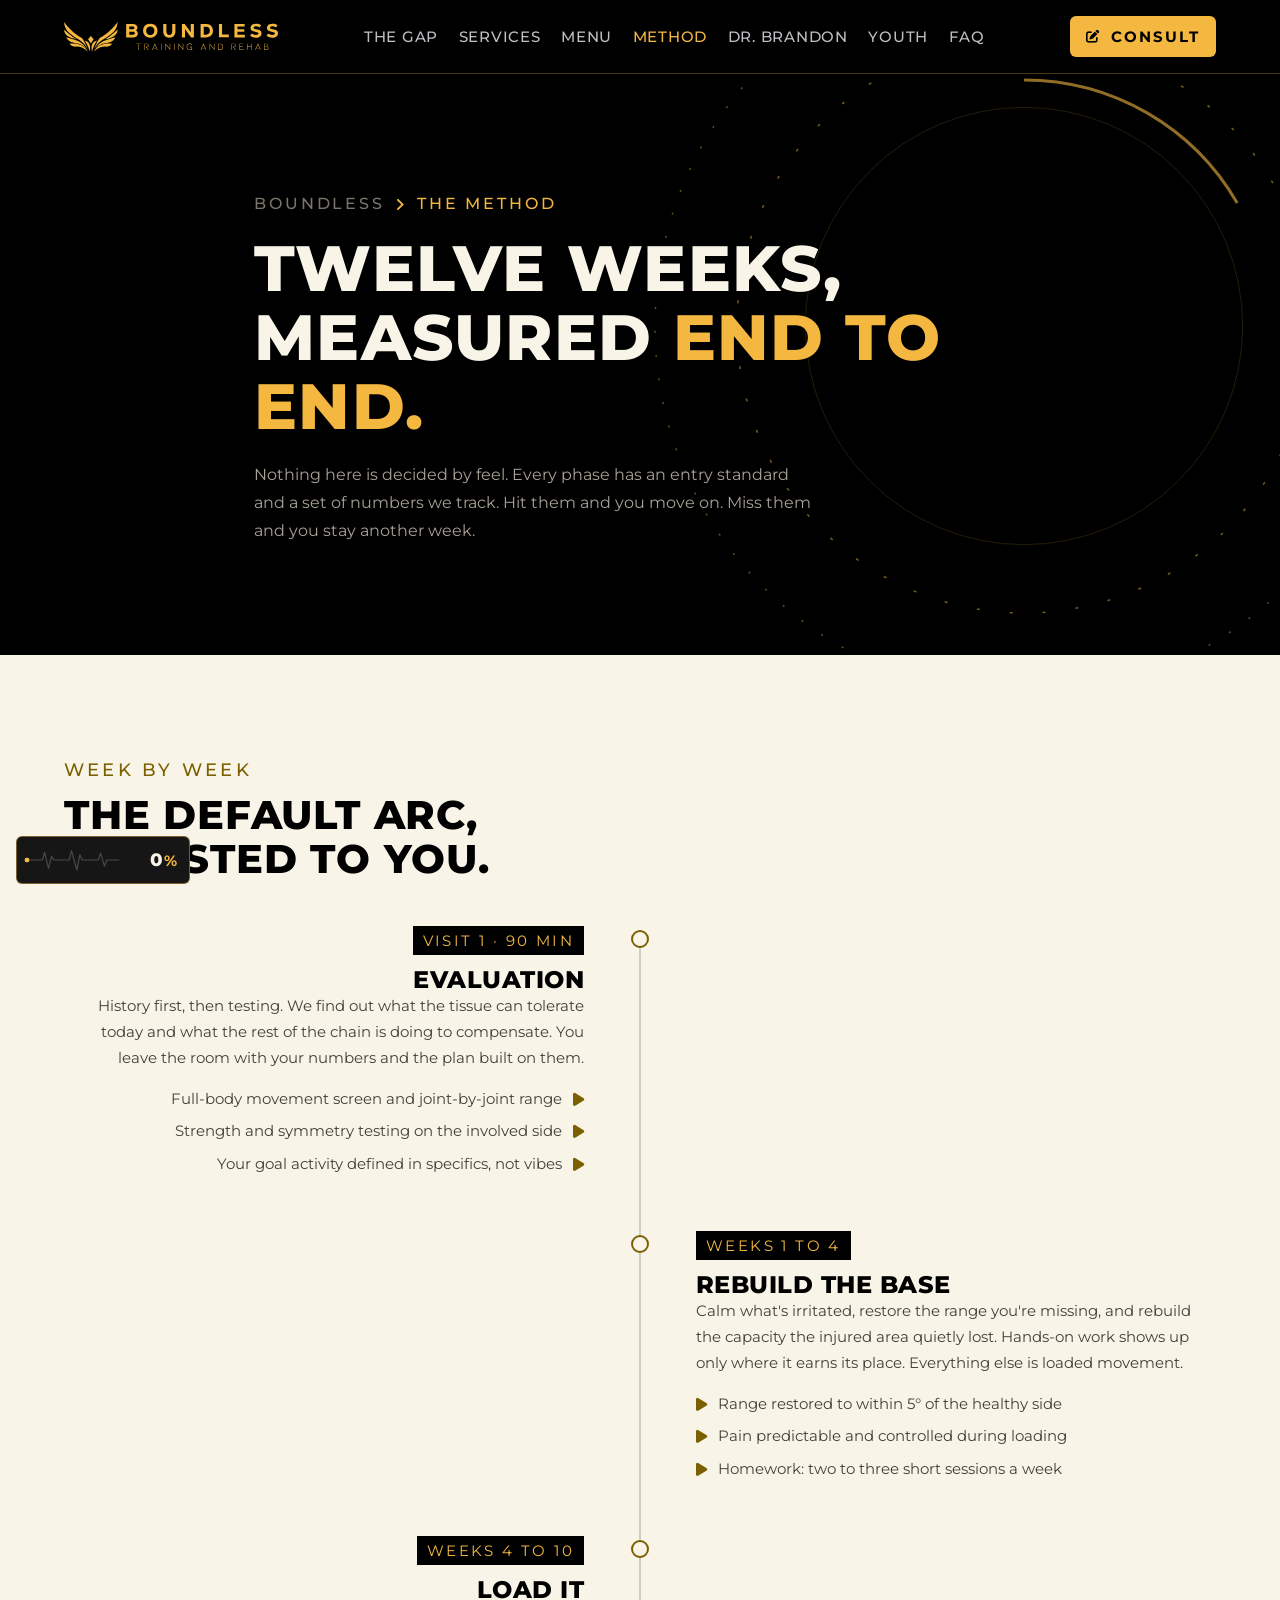
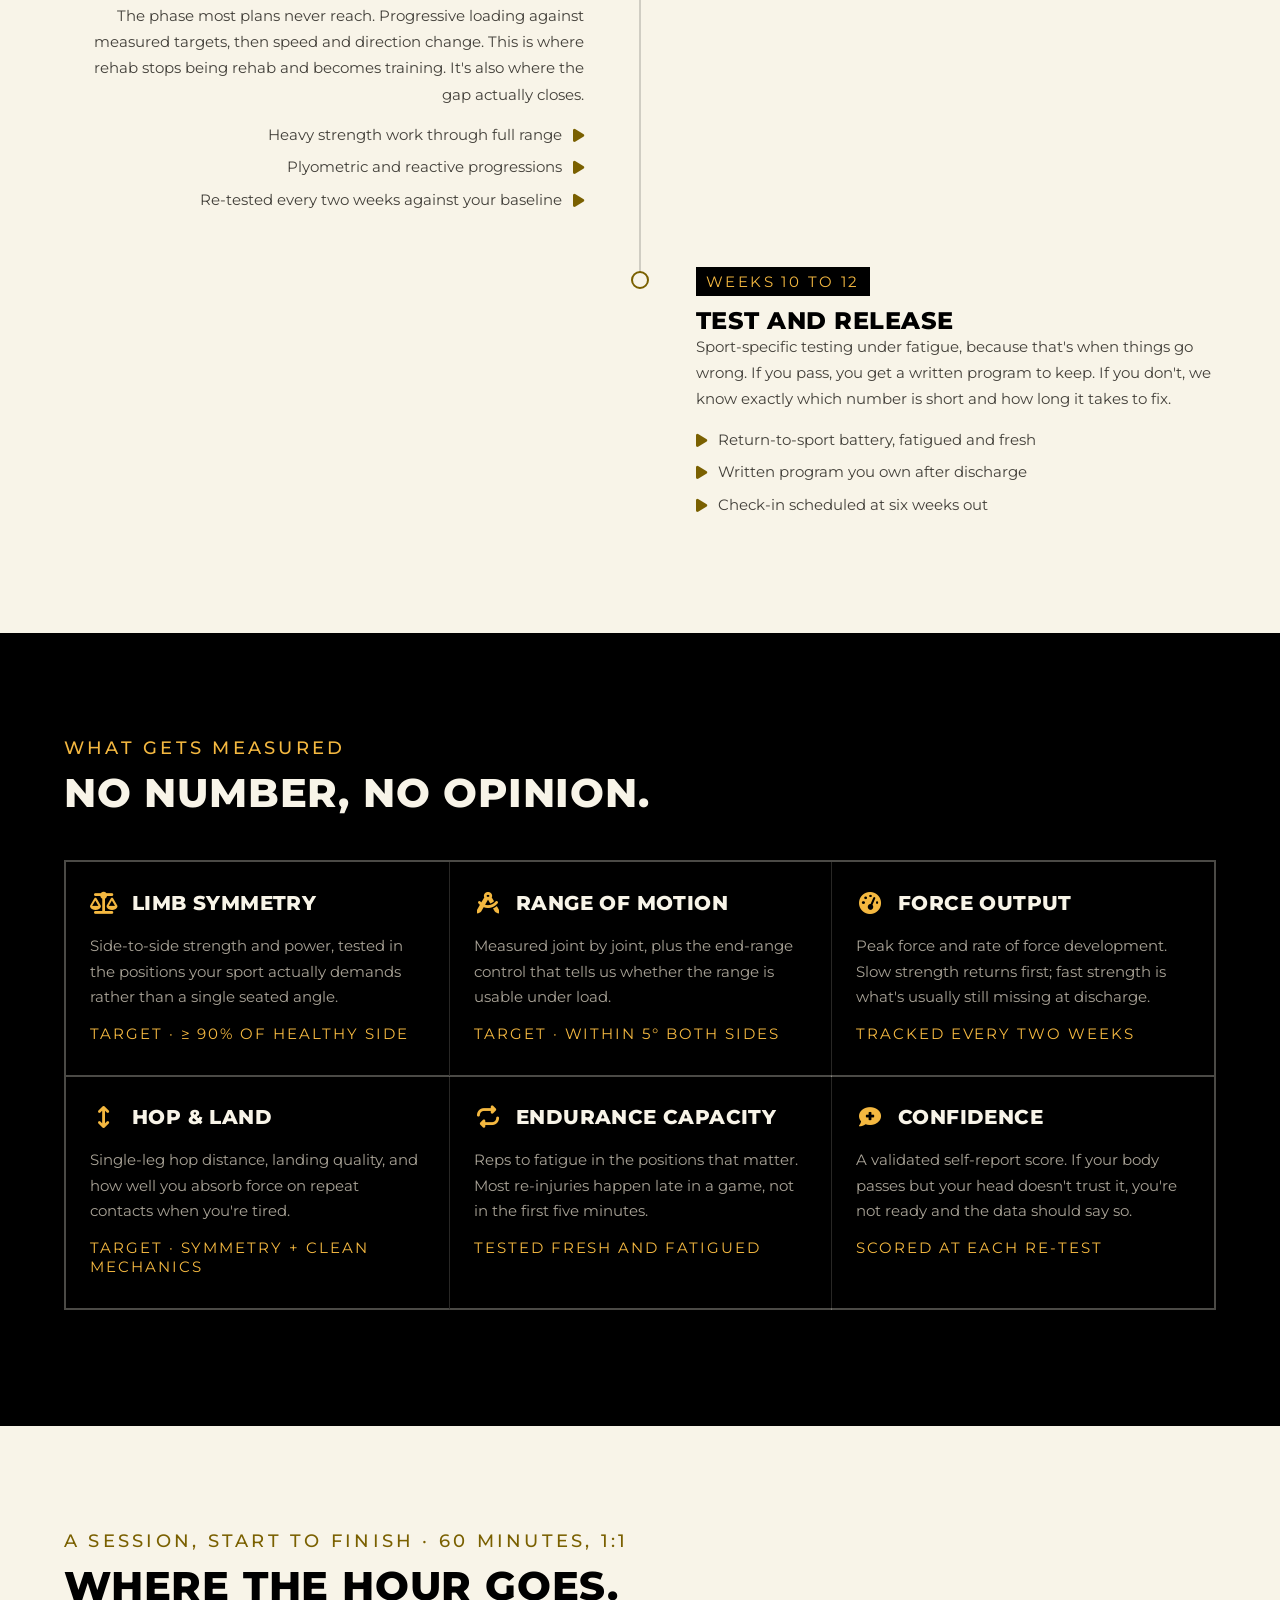
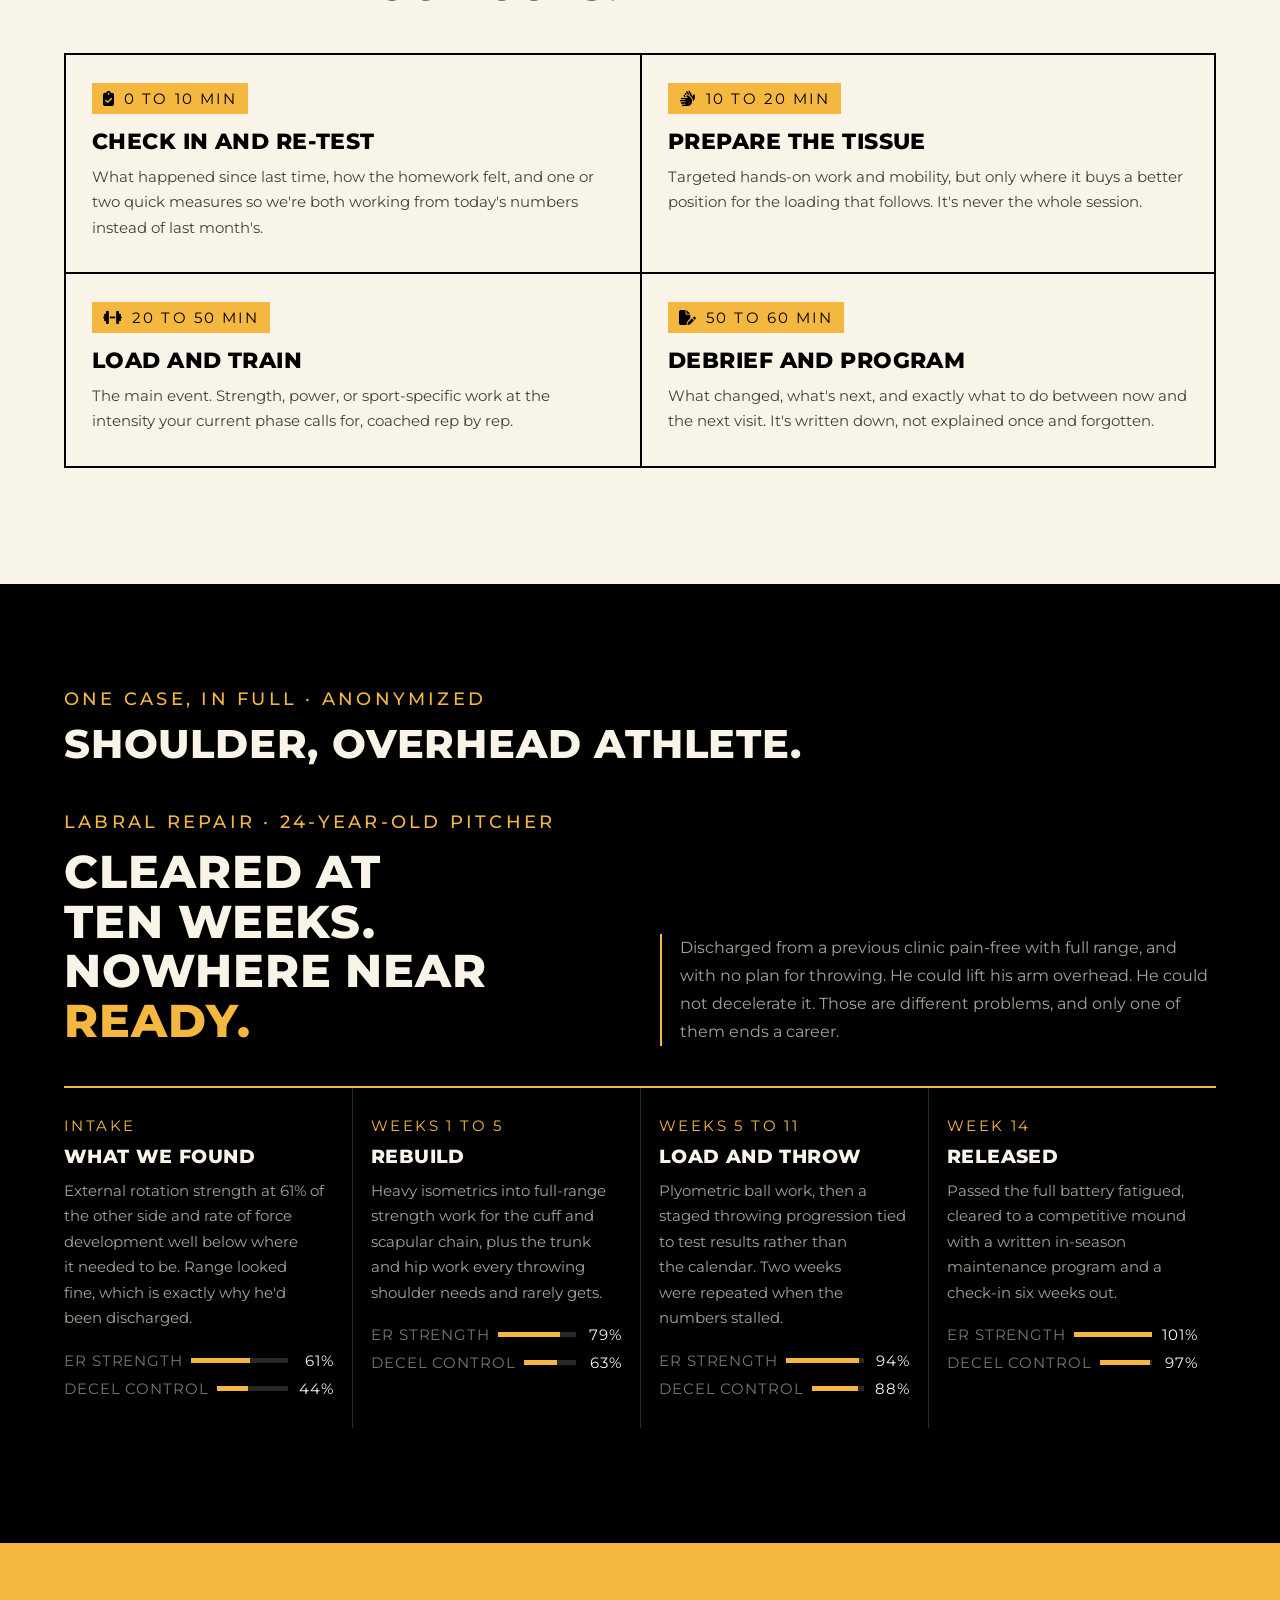
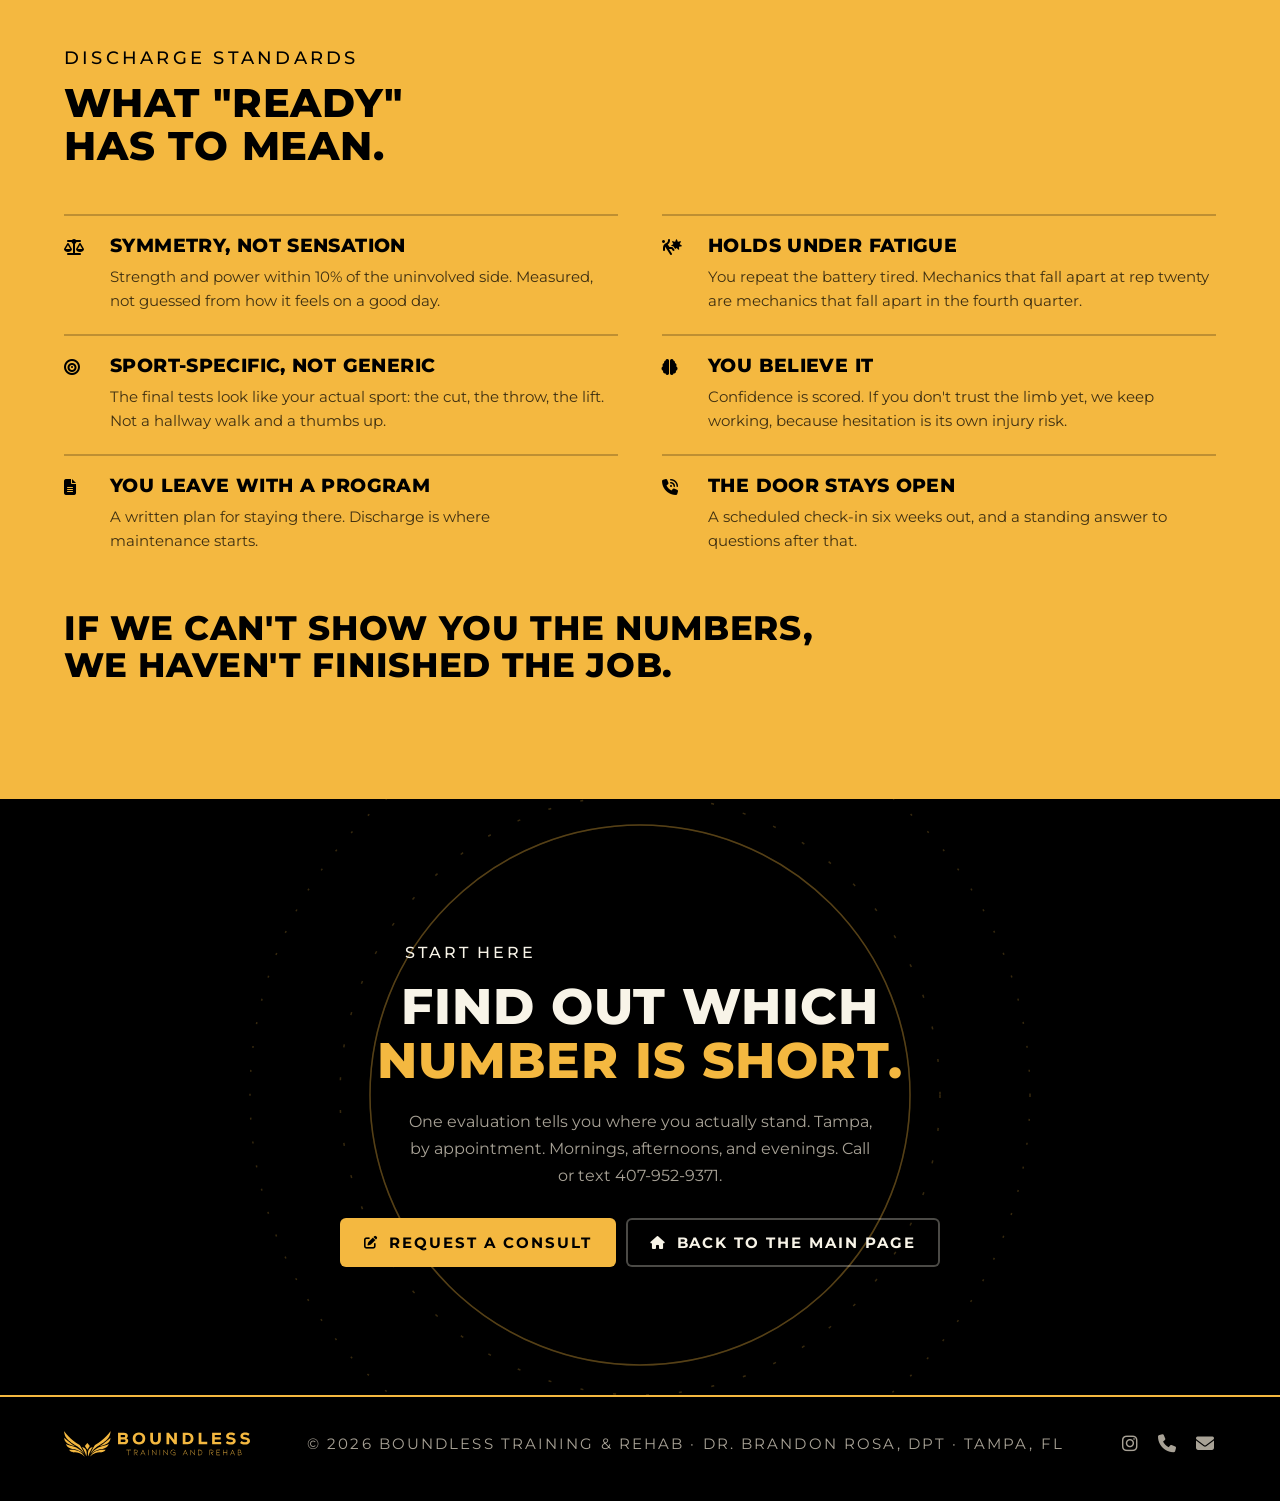
<file: method.html>
<!doctype html>
<html lang="en">
<head>
<meta charset="utf-8">
<meta name="viewport" content="width=device-width,initial-scale=1">
<title>The Method | Boundless Training &amp; Rehab</title>
<meta name="description" content="Twelve weeks, measured end to end. The Boundless method: assess, rebuild, load, release, with the testing battery and discharge standards behind it.">
<link rel="preconnect" href="https://fonts.googleapis.com">
<link rel="preconnect" href="https://fonts.gstatic.com" crossorigin>
<link href="https://fonts.googleapis.com/css2?family=Montserrat:wght@300;400;500;600;700;800&display=swap" rel="stylesheet">
<link rel="stylesheet" href="https://cdnjs.cloudflare.com/ajax/libs/font-awesome/6.5.2/css/all.min.css">
<link rel="stylesheet" href="boundless.css">
<style>
/* masthead */
.mast{background:var(--night);color:var(--bone);padding:104px 0 66px;overflow:hidden}
.mast .fld{position:absolute;right:-30%;top:50%;width:min(760px,120vw);aspect-ratio:1;transform:translateY(-50%);pointer-events:none;opacity:.55}
.mast .fld svg{width:100%;height:100%;overflow:visible}
.mast-in{position:relative;z-index:3;max-width:900px}
.mast h1{font-size:clamp(28px,6.6vw,64px);margin-top:16px}
.mast p{margin-top:20px;max-width:560px;font-size:16px;line-height:1.75;color:var(--txtd)}
.crumb{color:var(--mutd)}.crumb a{color:var(--mutd)}.crumb a:hover{color:var(--gold)}
.crumb i{font-size:15px}

/* timeline */
.tl{padding:66px 0 74px;background:var(--snow)}
.tl .eyebrow{color:var(--goldd)}
.weeks{position:relative;border-left:2px solid var(--ink);margin-left:7px}
.wk{position:relative;padding:0 0 40px 26px}
.wk:last-child{padding-bottom:0}
.wk::before{content:"";position:absolute;left:-9px;top:5px;width:15px;height:15px;background:var(--gold);border:2px solid var(--gold);border-radius:50%}
.wk .tm{display:inline-block;font-family:'Montserrat',sans-serif;font-size:15px;letter-spacing:.16em;text-transform:uppercase;color:var(--gold);background:var(--ink);padding:5px 10px}
.wk h3{font-size:clamp(19px,5vw,24px);margin:12px 0 0}
.wk p{font-size:15px;line-height:1.75;color:var(--txt);margin-top:12px}
.wk ul{list-style:none;margin:16px 0 0;padding:0;display:grid;gap:10px}
.wk li{display:flex;gap:11px;font-size:15px;line-height:1.5;color:var(--txt)}
.wk li i{color:var(--goldd);font-size:15px;margin-top:4px;flex:none}

/* battery */
.bat{padding:66px 0 74px;background:var(--night);color:var(--bone)}
.bat-g{display:grid;grid-template-columns:1fr;border-top:2px solid var(--lineD)}
.bt{padding:26px 0 30px;border-bottom:1px solid var(--lineD2)}
.bt{transition:background .2s,border-color .2s,transform .2s,color .2s}
.bt:hover{background:var(--mist);border-color:var(--gold);box-shadow:inset 0 0 0 2px var(--gold);transform:scale(1.02);position:relative;z-index:2;color:var(--ink)}
.bt:hover h3{color:var(--ink)}
.bt:hover p{color:var(--txt)}
.bt:hover .ic{color:var(--ink)}
.bt:hover .std{color:var(--ink)}
.bt .ic{color:var(--gold);font-size:19px}
.bt h3{font-size:20px;margin:16px 0 10px}
.bt p{font-size:15px;line-height:1.7;color:var(--txtd)}
.bt .std{margin-top:14px;font-family:'Montserrat',sans-serif;font-size:15px;letter-spacing:.13em;text-transform:uppercase;color:var(--gold)}

/* session */
.ses{padding:66px 0 74px;background:var(--snow)}
.ses .eyebrow{color:var(--goldd)}
.ses-g{display:grid;grid-template-columns:1fr;border-top:2px solid var(--ink)}
.blk{padding:26px 0 30px;border-bottom:2px solid var(--ink)}
.blk .mins{display:inline-flex;align-items:center;gap:8px;font-family:'Montserrat',sans-serif;font-size:15px;letter-spacing:.14em;text-transform:uppercase;color:var(--ink);background:var(--gold);padding:6px 11px}
.blk h3{font-size:22px;margin:16px 0 10px}
.blk p{font-size:15px;line-height:1.7;color:var(--txt)}

/* case */
.case{padding:66px 0 74px;background:var(--night);color:var(--bone);overflow:hidden}
.case .big{font-size:clamp(24px,6vw,46px);margin-top:14px}
.case .quote{font-size:15.5px;line-height:1.8;color:var(--txtd);border-left:2px solid var(--gold);padding-left:18px;margin-top:26px}
.steps{display:grid;grid-template-columns:1fr;margin-top:40px;border-top:2px solid var(--gold)}
.stp{padding:24px 0 28px;border-bottom:1px solid var(--lineD2)}
.stp .wk2{font-family:'Montserrat',sans-serif;font-size:15px;letter-spacing:.16em;text-transform:uppercase;color:var(--gold)}
.stp h4{font-size:19px;margin:12px 0 10px}
.stp p{font-size:15px;line-height:1.7;color:var(--txtd)}
.bars{margin-top:20px;display:grid;gap:9px}
.bar{display:grid;grid-template-columns:88px 1fr 44px;gap:10px;align-items:center;font-family:'Montserrat',sans-serif;font-size:15px;letter-spacing:.1em;text-transform:uppercase;color:var(--mutd)}
.bar .tr{height:5px;background:var(--lineD2);position:relative}
.bar .tr i{position:absolute;left:0;top:0;bottom:0;background:var(--gold)}
.bar b{color:var(--bone);font-weight:400;text-align:right}

/* discharge */
.dis{padding:66px 0 74px;background:var(--gold);color:var(--ink)}
.dis .eyebrow{color:var(--ink)}
.std2{display:grid;grid-template-columns:34px 1fr;gap:12px;padding:20px 0;border-top:2px solid var(--lineL)}
.std2 i{font-size:16px;margin-top:3px}
.std2 h3{font-size:19px;margin-bottom:8px}
.std2 p{font-size:15px;line-height:1.65;color:var(--onGold)}
.dis .close{margin-top:36px;font-family:'Montserrat',sans-serif;font-weight:800;font-size:clamp(21px,6.4vw,34px);text-transform:uppercase;letter-spacing:.02em;line-height:1.08}

/* cta (light) */
.cta{background:var(--night);color:var(--bone);padding:70px 0 78px;overflow:hidden}
.cta .eyebrow{color:var(--snow)}
.cta .bfield{opacity:.5;width:min(900px,150vw)}
.cta .ln{opacity:.45}
.cta-in{position:relative;z-index:3}
.cta h2{font-size:clamp(26px,6.4vw,50px);margin-top:14px}
.cta h2 .g{color:var(--gold)}
.cta p{margin-top:20px;max-width:470px;font-size:16px;line-height:1.7;color:var(--txtd)}
.cta .row{margin-top:28px;display:flex;flex-direction:column;gap:10px;max-width:330px}

@media(min-width:700px){
  .mast{padding:130px 0 84px}
  .tl,.bat,.ses,.case,.dis{padding:84px 0 92px}
  .wk{padding-left:34px}
  .wk .body{display:grid;grid-template-columns:1.1fr 1fr;gap:30px}
  .wk p{margin-top:0}
  .wk ul{margin-top:0}
  .bat-g{grid-template-columns:1fr 1fr;border:2px solid var(--lineD);border-bottom:none}
  .bt{padding:28px 24px 32px;border-left:1px solid var(--lineD2);border-bottom:2px solid var(--lineD)}
  .bt:nth-child(2n+1){border-left:none}
  .ses-g{grid-template-columns:1fr 1fr;border:2px solid var(--ink)}
  .blk{padding:28px 26px 32px;border-bottom:none;border-left:2px solid var(--ink)}
  .blk:nth-child(2n+1){border-left:none}
  .blk:nth-child(n+3){border-top:2px solid var(--ink)}
  .case-top{display:grid;grid-template-columns:1fr 1fr;gap:40px;align-items:end}
  .case .quote{margin-top:0}
  .steps{grid-template-columns:1fr 1fr}
  .stp{padding:26px 22px 30px;border-left:1px solid var(--lineD2)}
  .stp:nth-child(2n+1){border-left:none}
  .dis-g{display:grid;grid-template-columns:1fr 1fr;gap:0 44px}
  .cta{padding:96px 0 104px}
  .cta .row{flex-direction:row;max-width:none}
}
@media(min-width:1040px){
  .mast{padding:170px 0 110px}
  .mast .fld{right:-12%;width:min(820px,80vw);opacity:.7}
  .tl,.bat,.ses,.case,.dis{padding:104px 0 116px}
  .weeks{margin-left:8px}
  .wk{padding:0 0 52px 40px}
  .bat-g{grid-template-columns:repeat(3,1fr)}
  .bt:nth-child(2n+1){border-left:1px solid var(--lineD2)}
  .bt:nth-child(3n+1){border-left:none}
  .steps{grid-template-columns:repeat(4,1fr)}
  .stp{padding:28px 22px 30px;border-bottom:none;border-left:1px solid var(--lineD2)}
  .stp:nth-child(2n+1){border-left:1px solid var(--lineD2)}
  .stp:first-child{border-left:none;padding-left:0}
  .cta{padding:120px 0 128px;text-align:center}
  .cta p{margin-left:auto;margin-right:auto}
  .cta .row{justify-content:center}
}

/* round 9: timeline rail like the homepage, measured cards, case fits */
.weeks{border-left:0;margin-left:0!important;padding-left:40px;position:relative}
.weeks::before{content:"";position:absolute;left:8px;top:11px;height:var(--rh,0px);width:2px;background:rgba(0,0,0,.16)}
.weeks::after{content:"";position:absolute;left:8px;top:11px;width:2px;height:calc(var(--rh,0px)*var(--p,0));background:var(--goldd)}
.wk{position:relative;padding:0 0 46px!important}
.wk:last-child{padding-bottom:0!important}
.wk::before{left:-40px;top:2px;width:18px;height:18px;box-sizing:border-box;border-radius:50%;background:var(--bone);border:2px solid var(--goldd);transition:background .4s,box-shadow .4s}
.wk.on::before{background:var(--goldd);box-shadow:0 0 0 6px rgba(122,96,0,.16)}
@media(min-width:1040px){
  .weeks{padding-left:0}
  .weeks::before,.weeks::after{left:50%;margin-left:-1px;top:13px}
  .wk{width:calc(50% - 56px);padding-bottom:56px!important}
  .wk:last-child{padding-bottom:0!important}
  .wk:nth-child(odd){margin-right:auto;text-align:right}
  .wk:nth-child(even){margin-left:auto}
  .wk::before{top:4px}
  .wk:nth-child(odd)::before{left:auto;right:-65px}
  .wk:nth-child(even)::before{left:-65px}
  .wk .body{grid-template-columns:1fr;gap:16px}
  .wk:nth-child(odd) li{flex-direction:row-reverse;text-align:right}
}
.bat .shead h2.oneline{white-space:nowrap;font-size:clamp(17px,5.6vw,34px)}
@media(min-width:700px){.bat .shead h2.oneline{font-size:clamp(28px,3.6vw,40px)}}
.bt{display:grid;grid-template-columns:auto 1fr;column-gap:14px;align-items:center;align-content:start}
.bt .ic{font-size:22px;width:28px;text-align:center}
.bt h3{margin:0}
.bt p,.bt .std{grid-column:1/-1}
.bt p{margin-top:16px}
.bar{grid-template-columns:auto 1fr 40px;white-space:nowrap;letter-spacing:.06em}
.bar span:first-child{min-width:7.5em}
@media(min-width:1040px) and (max-width:1259px){.steps{grid-template-columns:1fr 1fr}.stp,.stp:first-child{padding:26px 22px 30px}.stp:nth-child(odd){border-left:none;padding-left:0}.stp:nth-child(n+3){border-top:1px solid var(--lineD2)}}
@media(min-width:1040px){.stp{padding-left:18px;padding-right:18px}.stp:first-child{padding-left:0}.bar{grid-template-columns:auto 1fr 38px;gap:8px}}
</style>
</head>
<body>
<input class="navchk" type="checkbox" id="navToggle" aria-label="Open menu">
<header class="nav">
  <a class="brand lock" href="index.html" aria-label="Boundless Training &amp; Rehab"><img src="assets/boundless-tr_logo-horizontal.svg" alt="Boundless Training and Rehab"></a>
  <nav class="links">
    <a href="index.html#gap">The Gap</a>
    <a href="index.html#services">Services</a>
    <a href="index.html#menu">Menu</a>
    <a class="here" href="method.html">Method</a>
    <a href="index.html#doctor">Dr. Brandon</a>
    <a href="index.html#youth">Youth</a>
    <a href="index.html#faq">FAQ</a>
  </nav>
  <div class="navcta">
    <a class="btn gold sm" href="index.html#intake"><i class="fa-solid fa-pen-to-square"></i>Consult</a>
    <label class="navtog" for="navToggle"><i class="fa-solid fa-bars"></i></label>
  </div>
</header>

<!-- ═══ MASTHEAD ═══ -->
<section class="mast dark" data-screen-label="Masthead">
  <div class="fld">
    <svg viewBox="0 0 1200 1200" aria-hidden="true">
      <circle class="ln ping" cx="600" cy="600" r="380" stroke-width="1.5"/>
      <circle class="ln ping" cx="600" cy="600" r="380" stroke-width="1.5" style="animation-delay:2.1s"/>
      <g class="spin-a"><circle class="ln march" cx="600" cy="600" r="540" stroke-width="1.5" opacity=".6"/></g>
      <g class="spin-b"><circle class="ln march" cx="600" cy="600" r="420" stroke-width="1.5" opacity=".7" style="stroke-dasharray:3 30"/></g>
      <circle class="ln" cx="600" cy="600" r="320" stroke-width="1" opacity=".22"/>
      <g class="spin-c"><path class="ln" d="M 600 240 A 360 360 0 0 1 912 420" stroke-width="3" opacity=".85"/></g>
    </svg>
  </div>
  <div class="wrap mast-in">
    <p class="eyebrow crumb"><a href="index.html">Boundless</a><i class="fa-solid fa-angle-right"></i><span class="g">The Method</span></p>
    <h1>Twelve weeks,<br><span class="h">measured</span> <span class="g">end to end.</span></h1>
    <p>Nothing here is decided by feel. Every phase has an entry standard and a set of numbers we track. Hit them and you move on. Miss them and you stay another week.</p>
  </div>
</section>

<!-- ═══ TIMELINE ═══ -->
<section class="tl" data-screen-label="Timeline">
  <div class="wrap">
    <div class="shead"><p class="eyebrow">Week by week</p><h2>The default arc,<br>adjusted to you.</h2></div>
    <div class="weeks">
      <div class="wk"><span class="tm">Visit 1 · 90 min</span><h3>Evaluation</h3>
        <div class="body">
          <p>History first, then testing. We find out what the tissue can tolerate today and what the rest of the chain is doing to compensate. You leave the room with your numbers and the plan built on them.</p>
          <ul><li><i class="fa-solid fa-play"></i><span>Full-body movement screen and joint-by-joint range</span></li><li><i class="fa-solid fa-play"></i><span>Strength and symmetry testing on the involved side</span></li><li><i class="fa-solid fa-play"></i><span>Your goal activity defined in specifics, not vibes</span></li></ul>
        </div></div>
      <div class="wk"><span class="tm">Weeks 1 to 4</span><h3>Rebuild the base</h3>
        <div class="body">
          <p>Calm what's irritated, restore the range you're missing, and rebuild the capacity the injured area quietly lost. Hands-on work shows up only where it earns its place. Everything else is loaded movement.</p>
          <ul><li><i class="fa-solid fa-play"></i><span>Range restored to within 5° of the healthy side</span></li><li><i class="fa-solid fa-play"></i><span>Pain predictable and controlled during loading</span></li><li><i class="fa-solid fa-play"></i><span>Homework: two to three short sessions a week</span></li></ul>
        </div></div>
      <div class="wk"><span class="tm">Weeks 4 to 10</span><h3>Load it</h3>
        <div class="body">
          <p>The phase most plans never reach. Progressive loading against measured targets, then speed and direction change. This is where rehab stops being rehab and becomes training. It's also where the gap actually closes.</p>
          <ul><li><i class="fa-solid fa-play"></i><span>Heavy strength work through full range</span></li><li><i class="fa-solid fa-play"></i><span>Plyometric and reactive progressions</span></li><li><i class="fa-solid fa-play"></i><span>Re-tested every two weeks against your baseline</span></li></ul>
        </div></div>
      <div class="wk"><span class="tm">Weeks 10 to 12</span><h3>Test and release</h3>
        <div class="body">
          <p>Sport-specific testing under fatigue, because that's when things go wrong. If you pass, you get a written program to keep. If you don't, we know exactly which number is short and how long it takes to fix.</p>
          <ul><li><i class="fa-solid fa-play"></i><span>Return-to-sport battery, fatigued and fresh</span></li><li><i class="fa-solid fa-play"></i><span>Written program you own after discharge</span></li><li><i class="fa-solid fa-play"></i><span>Check-in scheduled at six weeks out</span></li></ul>
        </div></div>
    </div>
  </div>
</section>

<!-- ═══ BATTERY ═══ -->
<section class="bat dark" data-screen-label="Testing">
  <div class="wrap">
    <div class="shead"><p class="eyebrow">What gets measured</p><h2 class="oneline">No number, no opinion.</h2></div>
    <div class="bat-g">
      <div class="bt"><div class="ic"><i class="fa-solid fa-scale-balanced"></i></div><h3>Limb symmetry</h3><p>Side-to-side strength and power, tested in the positions your sport actually demands rather than a single seated angle.</p><div class="std">Target · ≥ 90% of healthy side</div></div>
      <div class="bt"><div class="ic"><i class="fa-solid fa-compass-drafting"></i></div><h3>Range of motion</h3><p>Measured joint by joint, plus the end-range control that tells us whether the range is usable under load.</p><div class="std">Target · within 5° both sides</div></div>
      <div class="bt"><div class="ic"><i class="fa-solid fa-gauge-high"></i></div><h3>Force output</h3><p>Peak force and rate of force development. Slow strength returns first; fast strength is what's usually still missing at discharge.</p><div class="std">Tracked every two weeks</div></div>
      <div class="bt"><div class="ic"><i class="fa-solid fa-arrows-up-down"></i></div><h3>Hop &amp; land</h3><p>Single-leg hop distance, landing quality, and how well you absorb force on repeat contacts when you're tired.</p><div class="std">Target · symmetry + clean mechanics</div></div>
      <div class="bt"><div class="ic"><i class="fa-solid fa-repeat"></i></div><h3>Endurance capacity</h3><p>Reps to fatigue in the positions that matter. Most re-injuries happen late in a game, not in the first five minutes.</p><div class="std">Tested fresh and fatigued</div></div>
      <div class="bt"><div class="ic"><i class="fa-solid fa-comment-medical"></i></div><h3>Confidence</h3><p>A validated self-report score. If your body passes but your head doesn't trust it, you're not ready and the data should say so.</p><div class="std">Scored at each re-test</div></div>
    </div>
  </div>
</section>

<!-- ═══ SESSION ═══ -->
<section class="ses" data-screen-label="A session">
  <div class="wrap">
    <div class="shead"><p class="eyebrow">A session, start to finish · 60 minutes, 1:1</p><h2>Where the hour goes.</h2></div>
    <div class="ses-g">
      <div class="blk"><span class="mins"><i class="fa-solid fa-clipboard-check"></i>0 to 10 min</span><h3>Check in and re-test</h3><p>What happened since last time, how the homework felt, and one or two quick measures so we're both working from today's numbers instead of last month's.</p></div>
      <div class="blk"><span class="mins"><i class="fa-solid fa-hands"></i>10 to 20 min</span><h3>Prepare the tissue</h3><p>Targeted hands-on work and mobility, but only where it buys a better position for the loading that follows. It's never the whole session.</p></div>
      <div class="blk"><span class="mins"><i class="fa-solid fa-dumbbell"></i>20 to 50 min</span><h3>Load and train</h3><p>The main event. Strength, power, or sport-specific work at the intensity your current phase calls for, coached rep by rep.</p></div>
      <div class="blk"><span class="mins"><i class="fa-solid fa-file-pen"></i>50 to 60 min</span><h3>Debrief and program</h3><p>What changed, what's next, and exactly what to do between now and the next visit. It's written down, not explained once and forgotten.</p></div>
    </div>
  </div>
</section>

<!-- ═══ CASE ═══ -->
<section class="case dark" data-screen-label="Case study">
  <div class="wrap">
    <div class="shead"><p class="eyebrow">One case, in full · anonymized</p><h2>Shoulder, overhead athlete.</h2></div>
    <div class="case-top">
      <div>
        <p class="eyebrow">Labral repair · 24-year-old pitcher</p>
        <h2 class="big">Cleared at ten weeks.<br><span class="h">Nowhere near</span> <span class="g">ready.</span></h2>
      </div>
      <p class="quote">Discharged from a previous clinic pain-free with full range, and with no plan for throwing. He could lift his arm overhead. He could not decelerate it. Those are different problems, and only one of them ends a career.</p>
    </div>
    <div class="steps">
      <div class="stp"><div class="wk2">Intake</div><h4>What we found</h4><p>External rotation strength at 61% of the other side and rate of force development well below where it needed to be. Range looked fine, which is exactly why he'd been discharged.</p>
        <div class="bars"><div class="bar"><span>ER strength</span><span class="tr"><i style="width:61%"></i></span><b>61%</b></div><div class="bar"><span>Decel control</span><span class="tr"><i style="width:44%"></i></span><b>44%</b></div></div></div>
      <div class="stp"><div class="wk2">Weeks 1 to 5</div><h4>Rebuild</h4><p>Heavy isometrics into full-range strength work for the cuff and scapular chain, plus the trunk and hip work every throwing shoulder needs and rarely gets.</p>
        <div class="bars"><div class="bar"><span>ER strength</span><span class="tr"><i style="width:79%"></i></span><b>79%</b></div><div class="bar"><span>Decel control</span><span class="tr"><i style="width:63%"></i></span><b>63%</b></div></div></div>
      <div class="stp"><div class="wk2">Weeks 5 to 11</div><h4>Load and throw</h4><p>Plyometric ball work, then a staged throwing progression tied to test results rather than the calendar. Two weeks were repeated when the numbers stalled.</p>
        <div class="bars"><div class="bar"><span>ER strength</span><span class="tr"><i style="width:94%"></i></span><b>94%</b></div><div class="bar"><span>Decel control</span><span class="tr"><i style="width:88%"></i></span><b>88%</b></div></div></div>
      <div class="stp"><div class="wk2">Week 14</div><h4>Released</h4><p>Passed the full battery fatigued, cleared to a competitive mound with a written in-season maintenance program and a check-in six weeks out.</p>
        <div class="bars"><div class="bar"><span>ER strength</span><span class="tr"><i style="width:100%"></i></span><b>101%</b></div><div class="bar"><span>Decel control</span><span class="tr"><i style="width:97%"></i></span><b>97%</b></div></div></div>
    </div>
  </div>
</section>

<!-- ═══ DISCHARGE ═══ -->
<section class="dis" data-screen-label="Discharge">
  <div class="wrap">
    <div class="shead"><p class="eyebrow">Discharge standards</p><h2>What "ready"<br>has to mean.</h2></div>
    <div class="dis-g">
      <div class="std2"><i class="fa-solid fa-scale-balanced"></i><div><h3>Symmetry, not sensation</h3><p>Strength and power within 10% of the uninvolved side. Measured, not guessed from how it feels on a good day.</p></div></div>
      <div class="std2"><i class="fa-solid fa-person-falling-burst"></i><div><h3>Holds under fatigue</h3><p>You repeat the battery tired. Mechanics that fall apart at rep twenty are mechanics that fall apart in the fourth quarter.</p></div></div>
      <div class="std2"><i class="fa-solid fa-bullseye"></i><div><h3>Sport-specific, not generic</h3><p>The final tests look like your actual sport: the cut, the throw, the lift. Not a hallway walk and a thumbs up.</p></div></div>
      <div class="std2"><i class="fa-solid fa-brain"></i><div><h3>You believe it</h3><p>Confidence is scored. If you don't trust the limb yet, we keep working, because hesitation is its own injury risk.</p></div></div>
      <div class="std2"><i class="fa-solid fa-file-lines"></i><div><h3>You leave with a program</h3><p>A written plan for staying there. Discharge is where maintenance starts.</p></div></div>
      <div class="std2"><i class="fa-solid fa-phone-volume"></i><div><h3>The door stays open</h3><p>A scheduled check-in six weeks out, and a standing answer to questions after that.</p></div></div>
    </div>
    <p class="close">If we can't show you the numbers,<br>we haven't finished the job.</p>
  </div>
</section>

<!-- ═══ CTA ═══ -->
<section class="cta" data-screen-label="CTA">
  <div class="bfield">
    <svg viewBox="0 0 1200 1200" aria-hidden="true">
      <circle class="ln ping" cx="600" cy="600" r="360" stroke-width="1.5"/>
      <circle class="ln ping" cx="600" cy="600" r="360" stroke-width="1.5" style="animation-delay:2.1s"/>
      <g class="spin-a"><circle class="ln march" cx="600" cy="600" r="520" stroke-width="1.5" opacity=".5"/></g>
      <g class="spin-b"><circle class="ln march" cx="600" cy="600" r="400" stroke-width="1.5" opacity=".55" style="stroke-dasharray:3 30"/></g>
    </svg>
  </div>
  <div class="wrap cta-in">
    <p class="eyebrow">Start here</p>
    <h2>Find out which<br><span class="g">number is short.</span></h2>
    <p>One evaluation tells you where you actually stand. Tampa, by appointment. Mornings, afternoons, and evenings. Call or text 407-952-9371.</p>
    <div class="row">
      <a class="btn gold" href="index.html#intake"><i class="fa-solid fa-pen-to-square"></i>Request a consult</a>
      <a class="btn ol" href="index.html"><i class="fa-solid fa-house"></i>Back to the main page</a>
    </div>
  </div>
</section>

<footer class="foot">
  <div class="wrap foot-in">
    <span class="lock" aria-label="Boundless Training &amp; Rehab"><img src="assets/boundless-tr_logo-horizontal.svg" alt="Boundless Training and Rehab"></span>
    <span>© 2026 Boundless Training &amp; Rehab · Dr. Brandon Rosa, DPT · Tampa, FL</span>
    <div class="social">
      <a href="https://instagram.com/dr.brandon.boundless" target="_blank" rel="noopener" aria-label="Instagram"><i class="fa-brands fa-instagram"></i></a>
      <a href="tel:+14079529371" aria-label="Call or text"><i class="fa-solid fa-phone"></i></a>
      <a href="mailto:brandone@boundlesstr.com" aria-label="Email"><i class="fa-solid fa-envelope"></i></a>
    </div>
  </div>
</footer>
<div class="gauge" aria-hidden="true">
  <span class="gv d" data-laps="1"><svg viewBox="0 0 120 32" focusable="false"><path class="gb" d="M0 16H16L20 16L23 6L28 27L32 11L35 16H52L55 16L58 4L65 29L69 9L72 16H90L93 16L96 7L101 24L104 16H120"/><path class="gl" pathLength="1" stroke-dasharray="1" stroke-dashoffset="1" d="M0 16H16L20 16L23 6L28 27L32 11L35 16H52L55 16L58 4L65 29L69 9L72 16H90L93 16L96 7L101 24L104 16H120"/><circle class="gd" cx="0" cy="16" r="3"/><circle class="gd pulse" cx="0" cy="16" r="3"/></svg></span><span class="gv t" data-laps="2"><svg viewBox="0 0 80 32" focusable="false"><path class="gb" d="M0 16H8L11 16L14 5L19 28L23 10L26 16H40L43 16L46 5L51 28L55 10L58 16H80"/><path class="gl" pathLength="1" stroke-dasharray="1" stroke-dashoffset="1" d="M0 16H8L11 16L14 5L19 28L23 10L26 16H40L43 16L46 5L51 28L55 10L58 16H80"/><circle class="gd" cx="0" cy="16" r="3"/><circle class="gd pulse" cx="0" cy="16" r="3"/></svg></span><span class="gv p" data-laps="3"><svg viewBox="0 0 44 32" focusable="false"><path class="gb" d="M0 16H10L13 16L16 5L21 28L25 10L28 16H44"/><path class="gl" pathLength="1" stroke-dasharray="1" stroke-dashoffset="1" d="M0 16H10L13 16L16 5L21 28L25 10L28 16H44"/><circle class="gd" cx="0" cy="16" r="3"/><circle class="gd pulse" cx="0" cy="16" r="3"/></svg></span>
  <div class="gr"><span class="gn">0</span><small>%</small></div>
  <div class="pips"><i class="pip"></i><i class="pip"></i><i class="pip"></i></div>
</div>
<script>
(function(){
  var items=[].slice.call(document.querySelectorAll('.gauge .gv')).map(function(el){
    var gl=el.querySelector('.gl'),d=el.querySelectorAll('.gd');
    return {gl:gl,d:d,laps:+el.getAttribute('data-laps')||1,len:gl.getTotalLength()};
  });
  var nums=document.querySelectorAll('.gauge .gn'),pips=document.querySelectorAll('.gauge .pip'),tick=false;
  if(!items.length)return;
  function upd(){
    tick=false;
    var max=document.documentElement.scrollHeight-window.innerHeight;
    var p=max>0?Math.min(1,Math.max(0,window.scrollY/max)):0;
    var lap=0;
    items.forEach(function(it){
      var q=p,l=0;
      if(it.laps>1){l=p>=1?it.laps:Math.floor(p*it.laps);q=p>=1?1:(p*it.laps)%1;lap=l;}
      it.gl.style.strokeDashoffset=String(1-q);
      var pt=it.gl.getPointAtLength(it.len*q);
      for(var i=0;i<it.d.length;i++){it.d[i].setAttribute('cx',pt.x);it.d[i].setAttribute('cy',pt.y);}
    });
    for(var i=0;i<pips.length;i++){pips[i].classList.toggle('on',i<lap);}
    for(var j=0;j<nums.length;j++){nums[j].textContent=Math.round(p*100);}
  }
  window.addEventListener('scroll',function(){if(!tick){tick=true;requestAnimationFrame(upd);}},{passive:true});
  window.addEventListener('resize',upd);
  upd();
})();
</script>
<script>
(function(){
  if(!window.matchMedia||window.matchMedia('(prefers-reduced-motion: reduce)').matches)return;
  var skip=/(^|\s)(shead|mn-cta|plans|form-card|gauge)(\s|$)/;
  var secs=document.querySelectorAll('section:not(.hero):not(.mast), footer.foot');
  var units=[];
  [].forEach.call(secs,function(sec){
    var box=sec.querySelector(':scope > .wrap')||sec,list=[];
    [].forEach.call(box.children,function(ch){
      if(ch.tagName==='SCRIPT'||ch.tagName==='STYLE'||ch.tagName==='INPUT')return;
      var cs=getComputedStyle(ch);
      if((cs.display==='grid'||ch.classList.contains('weeks')||ch.classList.contains('phases'))&&ch.children.length>1&&!skip.test(ch.className)){
        [].forEach.call(ch.children,function(g){list.push(g);});
      }else list.push(ch);
    });
    list.forEach(function(el,i){
      el._rvi=i;units.push(el);
    });
  });
  function side(el){var r=el.getBoundingClientRect();return (r.left+r.width/2)>window.innerWidth/2+1;}
  var dirs=units.map(side);
  units.forEach(function(el,k){
    el.classList.add('rv');
    if(dirs[k])el.classList.add('r');
    el.style.setProperty('--rvd',(Math.min(el._rvi,3)*0.07)+'s');
  });
  var rt;
  window.addEventListener('resize',function(){
    clearTimeout(rt);rt=setTimeout(function(){
      units.forEach(function(el){
        if(!el.classList.contains('rv')||el.classList.contains('in'))return;
        var r=el.getBoundingClientRect(),m=new DOMMatrixReadOnly(getComputedStyle(el).transform),cx=r.left+r.width/2-m.m41;
        el.classList.toggle('r',cx>window.innerWidth/2+1);
      });
    },150);
  });
  document.documentElement.classList.add('rv-on');
  var pend=units.slice(),tick=false;
  function reveal(el){
    el.classList.add('in');
    setTimeout(function(){el.classList.remove('rv','r','in');el.style.removeProperty('--rvd');},1500);
  }
  function check(){
    tick=false;
    var line=window.innerHeight*0.92;
    var atEnd=window.scrollY+window.innerHeight>=document.documentElement.scrollHeight-4;
    pend=pend.filter(function(el){
      if(atEnd||el.getBoundingClientRect().top<line){reveal(el);return false;}
      return true;
    });
    if(!pend.length){window.removeEventListener('scroll',onScroll);}
  }
  function onScroll(){if(!tick){tick=true;requestAnimationFrame(check);}}
  window.addEventListener('scroll',onScroll,{passive:true});
  window.addEventListener('resize',onScroll);
  requestAnimationFrame(check);
})();
</script>
<script>
(function(){
  var ph=document.querySelector('.weeks');
  if(!ph)return;
  var tick=false;
  function upd(){
    tick=false;
    var y=window.innerHeight*0.6,r=ph.getBoundingClientRect();
    var first=ph.firstElementChild,last=ph.lastElementChild,rh=Math.max(1,last.offsetTop-first.offsetTop);
    ph.style.setProperty('--rh',rh+'px');
    ph.style.setProperty('--p',Math.max(0,Math.min(1,(y-(r.top+first.offsetTop+12))/rh)));
    [].forEach.call(ph.children,function(c){c.classList.toggle('on',c.getBoundingClientRect().top+10<y);});
  }
  function on(){if(!tick){tick=true;requestAnimationFrame(upd);}}
  window.addEventListener('scroll',on,{passive:true});window.addEventListener('resize',on);upd();
})();
</script>
</body>
</html>
</file>
<file: boundless.css>
/* Boundless Training & Rehab — shared core. Mobile first, no JS. */
*{box-sizing:border-box}
html{scroll-behavior:smooth}
html,body{margin:0;padding:0;-webkit-font-smoothing:antialiased}
/* assigned palette names */
:root{--night:#000000;--horizon:#2C263F;--plum:#2C263F;--dawn:#B87A10;--gold:#F4B840;--mist:#F8C662;--snow:#F8F4E8}
:root{--bone:#F8F4E8;--sand:#EAE6DA;--ink:#000000;--deep:#000000;--gold2:#F8C662;--chalk:#DDD8CC;--txt:#43403A;--mut:#7C776C;--txtd:#A8A296;--mutd:#7A756A;--goldd:#7A6000;--mute:var(--mut);--nav:var(--night);--navfg:rgba(242,245,248,.78);--navline:rgba(244,184,64,.3);--lineD:rgba(248,244,232,.3);--lineD2:rgba(248,244,232,.16);--lineL:rgba(0,0,0,.22);--onGold:rgba(0,0,0,.74);--glow:rgba(244,184,64,.55);--glow0:rgba(244,184,64,0);--pad:20px}

body{background:var(--bone);color:var(--ink);font-family:'Montserrat',system-ui,sans-serif;overflow-x:hidden;font-size:16px}
img{display:block;max-width:100%}
a{color:var(--ink);text-decoration:none;transition:color .2s}
a:hover{color:var(--goldd)}
.dark a{color:var(--bone)}.dark a:hover{color:var(--gold)}
h1,h2,h3,h4{font-family:'Montserrat',sans-serif;font-weight:800;text-transform:uppercase;letter-spacing:.02em;margin:0;line-height:1.08;text-wrap:balance}
p{margin:0;text-wrap:pretty}
section{position:relative}
.wrap{max-width:1400px;margin:0 auto;padding:0 var(--pad)}
.h{color:var(--ink);-webkit-text-stroke:0}
.dark .h{color:var(--bone)}
.band .h{color:var(--ink)}
.g{color:var(--gold)}


/* wings lockup */
.lock{display:inline-flex;align-items:center;gap:10px;color:var(--gold)}
.lock img{height:24px;width:auto;display:block}
.lock .wm{display:block;font-family:'Montserrat',sans-serif;font-weight:800;font-size:13px;letter-spacing:.2em;line-height:1;text-transform:uppercase;color:var(--gold)}
.lock .wm small{display:block;margin-top:4px;font-weight:600;font-size:6px;letter-spacing:.42em;color:var(--bone)}
.lock.big{flex-direction:column;gap:14px;text-align:center}
.lock.big img{height:auto;width:min(450px,72vw)}
.lock.big .wm{font-size:clamp(26px,7.6vw,52px);letter-spacing:.2em;padding-left:.2em}
.lock.big .wm small{font-size:clamp(9px,2.2vw,14px);letter-spacing:.5em;margin-top:10px;padding-left:.5em}
.foot .lock img{height:26px;opacity:1}
@media(min-width:1040px){.lock img{height:30px}}

/* eyebrows + section heads */
.eyebrow{font-family:'Montserrat',sans-serif;font-size:15px;font-weight:700;letter-spacing:.18em;text-transform:uppercase;color:var(--mut);display:flex;align-items:center;gap:10px;flex-wrap:wrap}
.dark .eyebrow,.eyebrow.gold{color:var(--gold)}
.shead{padding-bottom:14px;margin-bottom:32px}
.shead h2{font-size:clamp(24px,6.6vw,34px);margin-top:12px}
.dark .shead{border-color:var(--lineD)}

/* buttons — icon led, no arrows */
.btn{display:inline-flex;align-items:center;justify-content:center;gap:10px;padding:15px 24px;border:none;cursor:pointer;font-family:'Montserrat',sans-serif;font-weight:700;font-size:15px;letter-spacing:.13em;text-transform:uppercase;background:var(--ink);color:var(--bone);transition:background .25s,color .25s}
.btn i{font-size:13px}
.btn:hover{background:var(--gold);color:var(--ink)}
.btn.gold{background:var(--gold);color:var(--ink)}.btn.gold:hover{background:var(--gold);color:var(--night)}
.btn.o{background:transparent;color:var(--ink);box-shadow:inset 0 0 0 2px var(--ink)}.btn.o:hover{background:var(--ink);color:var(--bone)}
.btn.ol{background:transparent;color:var(--bone);box-shadow:inset 0 0 0 2px var(--lineD)}.btn.ol:hover{background:var(--bone);color:var(--ink)}
.btn.sm{padding:11px 16px;font-size:15px}

/* scroll progress — CSS scroll timeline where supported */
@supports (animation-timeline:scroll()){
/* nav — CSS only drawer */
.navchk{position:absolute;width:1px;height:1px;opacity:0;pointer-events:none}
.nav{position:fixed;top:0;left:0;right:0;z-index:200;display:flex;align-items:center;justify-content:space-between;gap:14px;padding:12px var(--pad);background:var(--nav);backdrop-filter:blur(14px);box-shadow:0 1px 0 var(--navline)}
.nav .brand{display:flex;align-items:center}
.nav .links{display:none}
.navtog{color:var(--navfg);font-size:19px;cursor:pointer;line-height:1;padding:6px}
.navchk:checked~.nav .links{display:flex;position:absolute;top:100%;left:0;right:0;flex-direction:column;gap:20px;background:var(--nav);padding:26px var(--pad) 32px;border-top:2px solid var(--gold)}
.nav .links a{font-family:'Montserrat',sans-serif;font-weight:500;font-size:15px;letter-spacing:.06em;text-transform:uppercase;color:var(--navfg)}
.nav .links a:hover,.nav .links a.here{color:var(--gold)}
.navcta{display:flex;align-items:center;gap:8px}

/* kinetic field */
.ln{fill:none;stroke:var(--gold);vector-effect:non-scaling-stroke}
.field,.bfield{position:absolute;left:50%;top:50%;width:min(1180px,150vw);aspect-ratio:1;transform:translate(-50%,-50%);pointer-events:none}
.field svg,.bfield svg{width:100%;height:100%;overflow:visible}
.spin-a{animation:rot 54s linear infinite;transform-origin:600px 600px}
.spin-b{animation:rot 34s linear infinite reverse;transform-origin:600px 600px}
.spin-c{animation:rot 22s linear infinite;transform-origin:600px 600px}
.spin-d{animation:rot 90s linear infinite reverse;transform-origin:600px 600px}
@keyframes rot{to{transform:rotate(360deg)}}
.march{stroke-dasharray:2 22;animation:march 3.4s linear infinite}
@keyframes march{to{stroke-dashoffset:-24}}
.march2{stroke-dasharray:60 700;animation:march2 6s cubic-bezier(.6,0,.4,1) infinite}
@keyframes march2{to{stroke-dashoffset:-760}}
.ping{transform-origin:600px 600px;animation:ping 4.2s cubic-bezier(.2,.6,.3,1) infinite;opacity:0}
@keyframes ping{0%{transform:scale(.42);opacity:0}12%{opacity:.85}100%{transform:scale(1.55);opacity:0}}

/* marquee band (gold) */
.band{background:var(--gold);color:var(--ink);padding:16px 0;overflow:hidden;border-top:2px solid var(--ink);border-bottom:2px solid var(--ink)}
.mq{display:flex;gap:26px;width:max-content;font-family:'Montserrat',sans-serif;font-weight:800;font-size:clamp(16px,4.6vw,26px);letter-spacing:.02em;text-transform:uppercase;align-items:center;animation:runL 30s linear infinite}
.mq span{display:flex;gap:26px;align-items:center;flex:none}
.mq i{font-style:normal;font-size:11px}
.mq em{font-style:normal;color:var(--night);-webkit-text-stroke:0}
@keyframes runL{to{transform:translateX(-50%)}}

/* contact strip (light) */
.strip{background:var(--snow);padding:34px 0;display:flex;align-items:center}
.strip-g{display:grid;grid-template-columns:1fr;align-items:stretch}
.inf{align-content:start;display:grid;grid-template-columns:30px 1fr;gap:12px;padding:20px 0;border-bottom:1px solid var(--chalk)}
.inf:last-child{border-bottom:none}
.inf i{color:var(--dawn);font-size:15px;margin-top:3px}
.inf .l{font-family:'Montserrat',sans-serif;font-size:15px;letter-spacing:.16em;text-transform:uppercase;color:var(--dawn)}
.inf .v span{color:var(--horizon)}
.inf .v{font-size:15px;line-height:1.5;margin-top:5px}

/* footer (dark) */
.foot{background:var(--night);color:var(--txtd);padding:34px 0 44px;border-top:2px solid var(--gold)}
.foot-in{display:flex;flex-direction:column;gap:18px;font-family:'Montserrat',sans-serif;font-size:15px;letter-spacing:.14em;text-transform:uppercase;color:var(--txtd)}
.foot img{height:20px;opacity:.92}
.social{display:flex;gap:18px;font-size:18px}
.social a{color:var(--txtd)}.social a:hover{color:var(--gold)}

@media(min-width:700px){
  :root{--pad:38px}
  .shead h2{font-size:clamp(28px,3.6vw,40px)}
  .strip-g{grid-template-columns:1fr 1fr}
  .strip-g .inf{padding-right:24px}
  .foot-in{flex-direction:row;justify-content:space-between;align-items:center}
}
@media(min-width:1040px){
  :root{--pad:64px}
  .nav{padding:16px var(--pad)}
  .nav .links{display:flex;gap:clamp(12px,1.6vw,30px);align-items:center}
  .nav .links a{font-size:15px;letter-spacing:.05em;color:var(--navfg)}
  .navtog{display:none}
  .navchk:checked~.nav .links{position:static;flex-direction:row;background:none;padding:0;border:none}
  .strip-g .inf:first-child{border-left:none;padding-left:0}
}
@media(prefers-reduced-motion:reduce){*{animation-duration:.01ms!important;animation-iteration-count:1!important;transition-duration:.01ms!important}}
/* softened corners: 6px, not pills */
.btn{border-radius:6px}
@media(min-width:1040px) and (max-width:1199px){.strip-g{grid-template-columns:1fr 1fr 1fr}.strip-g .inf{padding:12px 16px}}
@media(min-width:1200px){
  .strip-g{grid-template-columns:1fr 1.25fr .95fr 1.6fr 1.35fr}
  .strip-g .inf{border-bottom:none;border-left:1px solid var(--chalk);padding:6px 16px}
}
/* scroll gauge: vitals-monitor style progress */
.hero-foot{justify-content:flex-end!important}
.gauge{position:fixed;left:16px;bottom:16px;z-index:150;display:flex;align-items:center;gap:10px;padding:8px 12px 8px 10px;background:#161616;border:1px solid rgba(244,184,64,.45);border-radius:6px;color:var(--bone);pointer-events:none;font-family:'Montserrat',sans-serif}
.gv{display:none}.gv.d{display:block}.gauge svg{width:92px;height:30px;display:block;overflow:visible}
.gauge .gb{fill:none;stroke:rgba(248,244,232,.22);stroke-width:1.6;stroke-linejoin:round;stroke-linecap:round}
.gauge .gl{fill:none;stroke:var(--gold);stroke-width:2;stroke-linejoin:round;stroke-linecap:round}
.gauge .gd{fill:var(--gold)}
.gauge .gd.pulse{animation:gpulse 1.2s ease-out infinite}
.gauge .gr{font-weight:800;font-size:18px;line-height:1;letter-spacing:.02em;min-width:4ch;text-align:right;font-variant-numeric:tabular-nums}
.gauge .gr small{font-weight:700;font-size:15px;color:var(--gold)}
@keyframes gpulse{0%{r:3;opacity:1}100%{r:8;opacity:0}}
@media(prefers-reduced-motion:reduce){.gauge .gd.pulse{animation:none}}
.pips{display:none;gap:4px}.pip{display:block;width:10px;height:3px;border-radius:1px;background:rgba(248,244,232,.25)}.pip.on{background:var(--gold)}
@media(max-width:1039px){.gv.d{display:none}.gv.t{display:block}.gauge{left:12px;bottom:12px;gap:8px;padding:6px 10px 6px 8px}.gauge svg{width:60px;height:26px}.gauge .gr{font-size:15px;min-width:4ch}}
@media(max-width:719px){.gv.t{display:none}.gv.p{display:block}.gauge{left:8px;bottom:8px;flex-direction:column;justify-content:center;gap:4px;width:64px;height:64px;padding:6px}.gauge svg{width:40px;height:22px}.gauge .gr{min-width:0;text-align:center;font-size:15px}.gauge .gr small{font-size:15px}.pips{display:flex}}
/* scroll reveal: elements slide in from the left and right as a section enters view */
@media (prefers-reduced-motion:no-preference){
.rv-on section,.rv-on footer{overflow-x:clip}
.rv-on .rv{opacity:0!important;transform:translateX(-100vw)!important;transition:opacity .8s ease var(--rvd,0s),transform .95s cubic-bezier(.2,.7,.2,1) var(--rvd,0s)!important;will-change:opacity,transform}
.rv-on .rv.r{transform:translateX(100vw)!important}
.rv-on .rv.in{opacity:1!important;transform:none!important}
}

@media(min-width:1040px){.eyebrow{font-size:18px;font-weight:500}}
</file>
